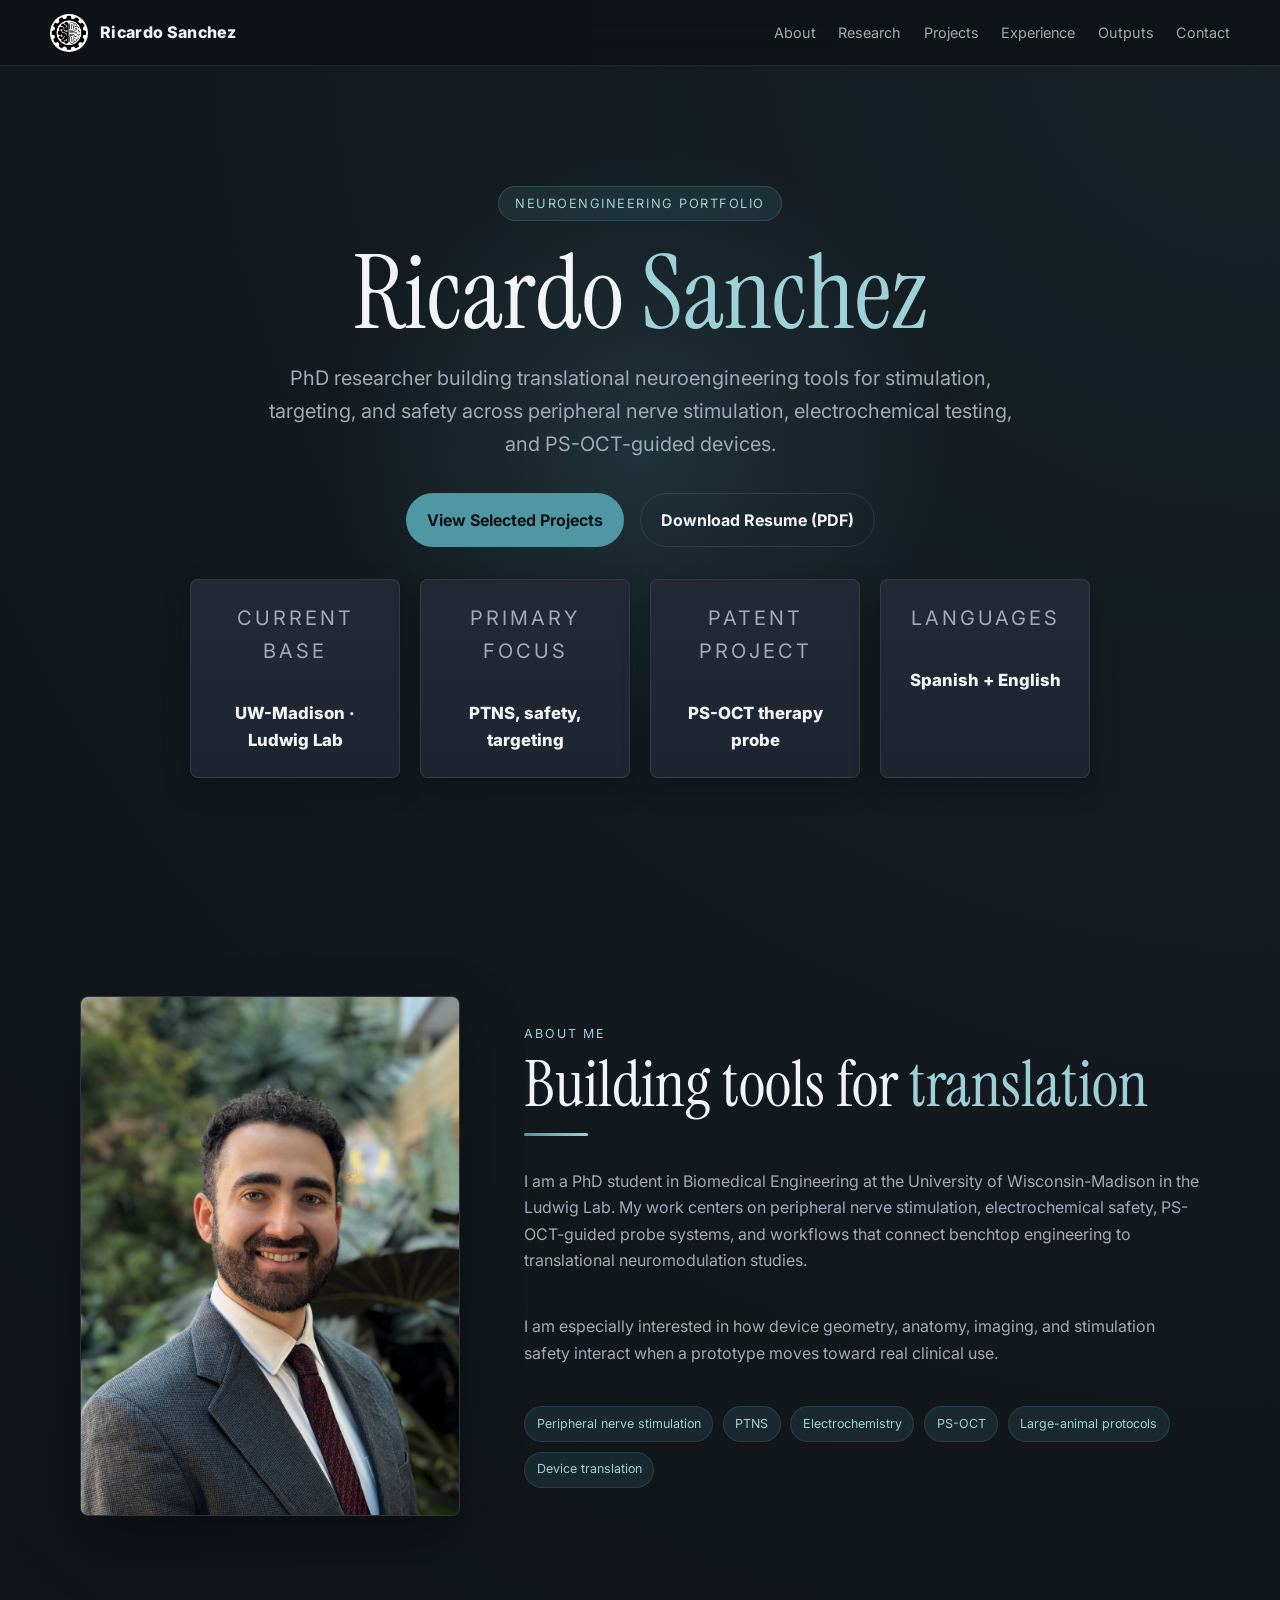
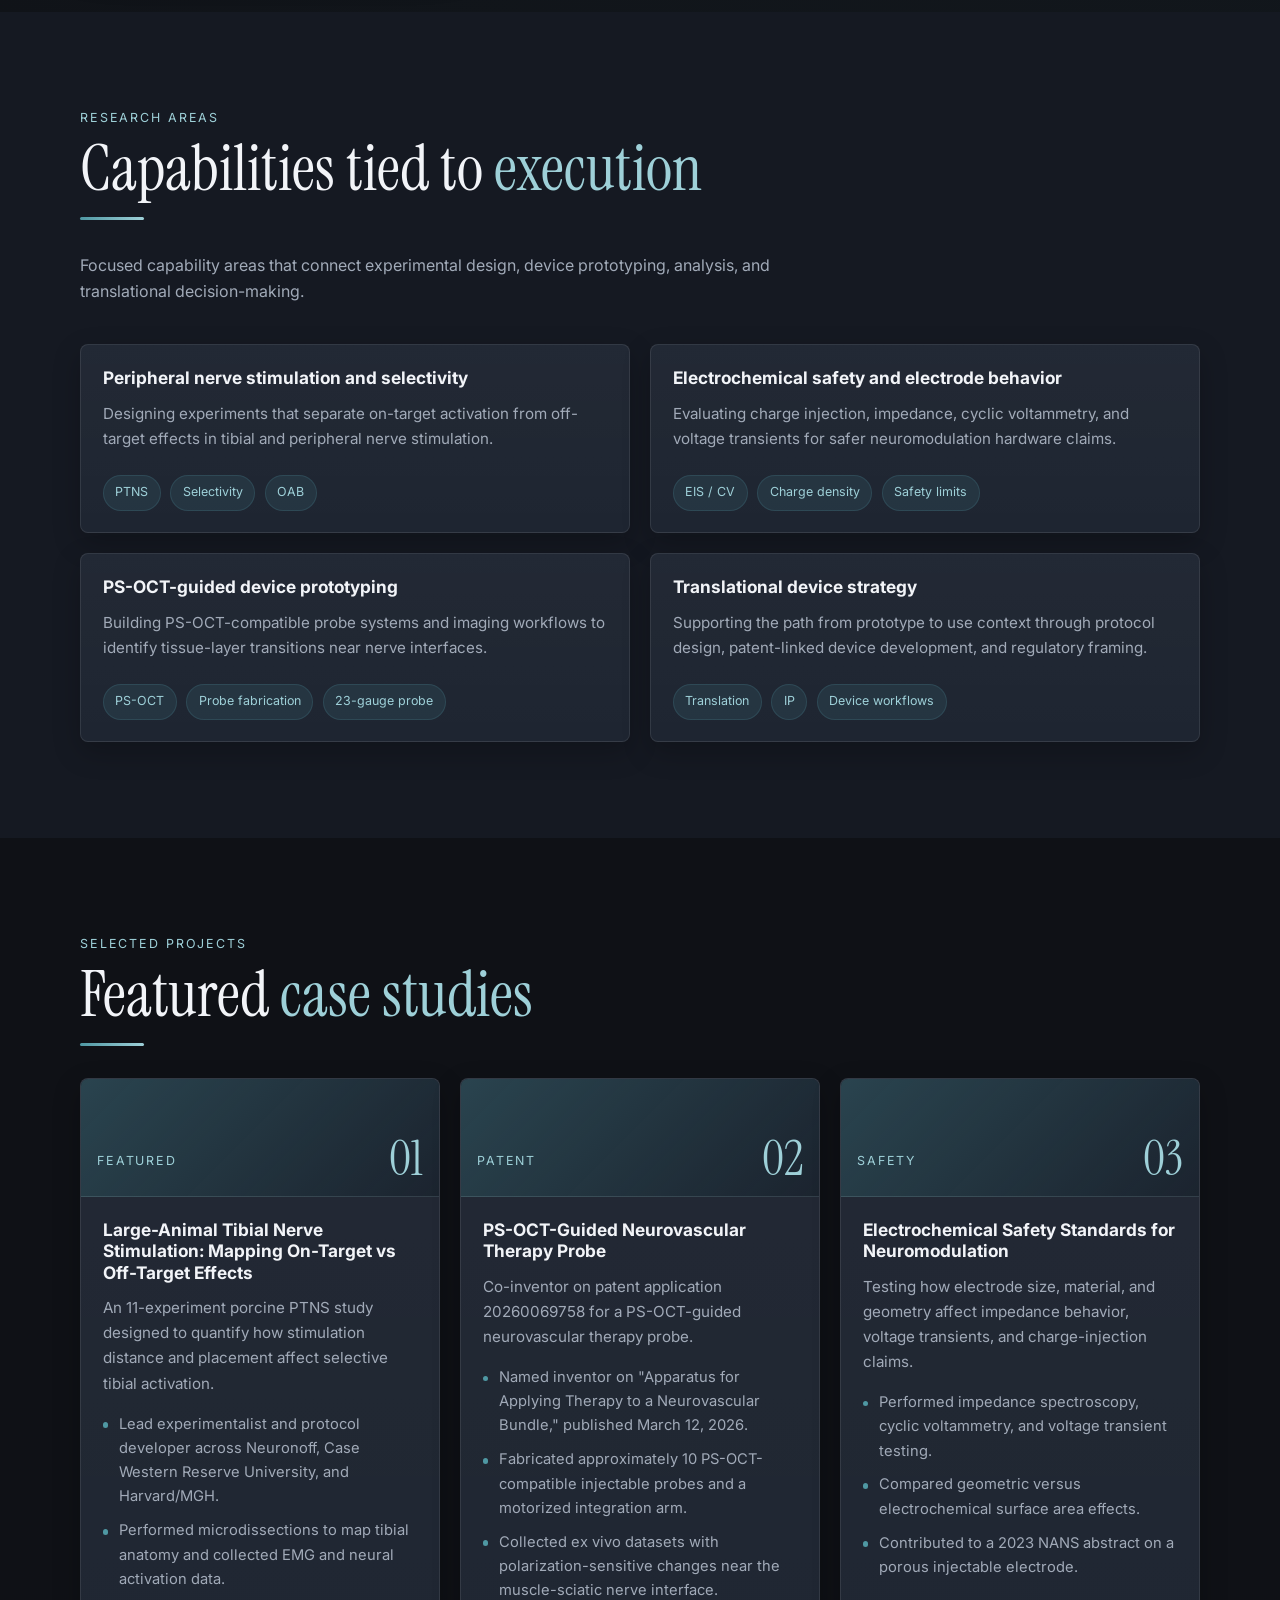
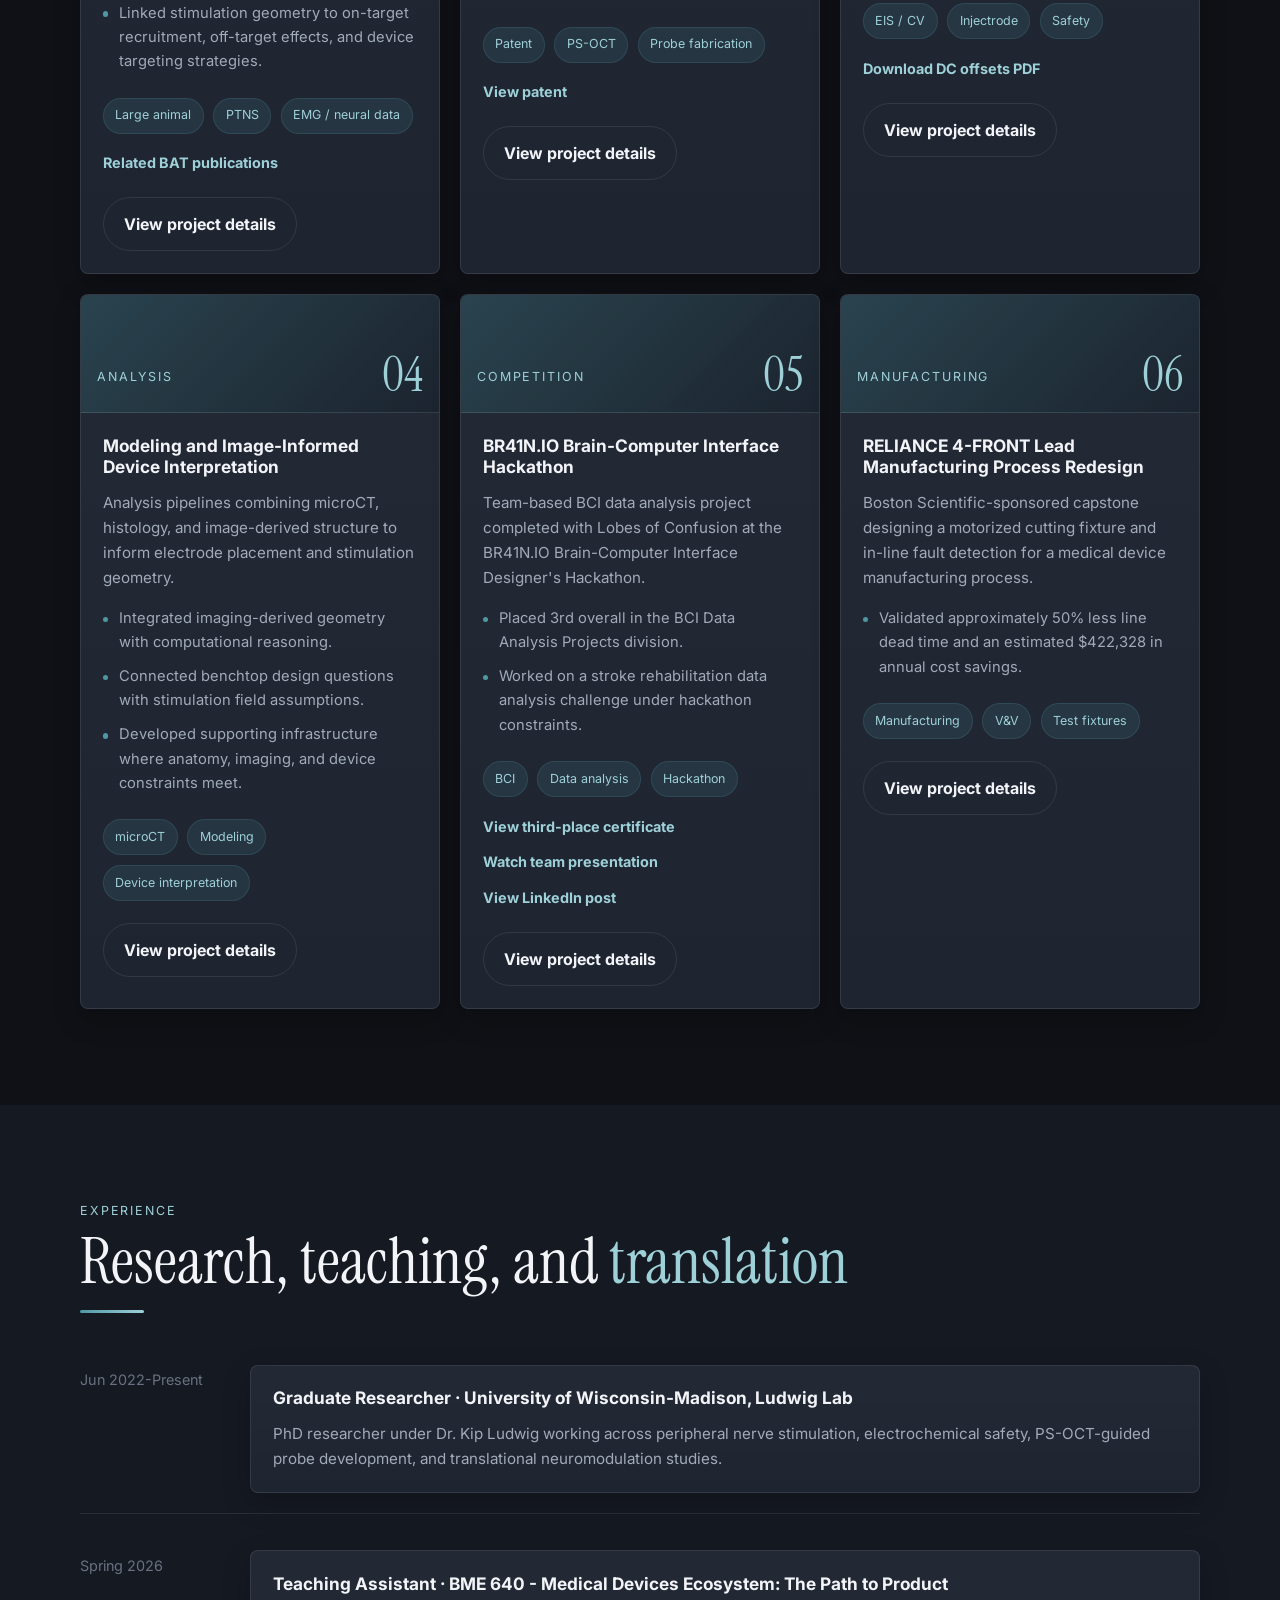
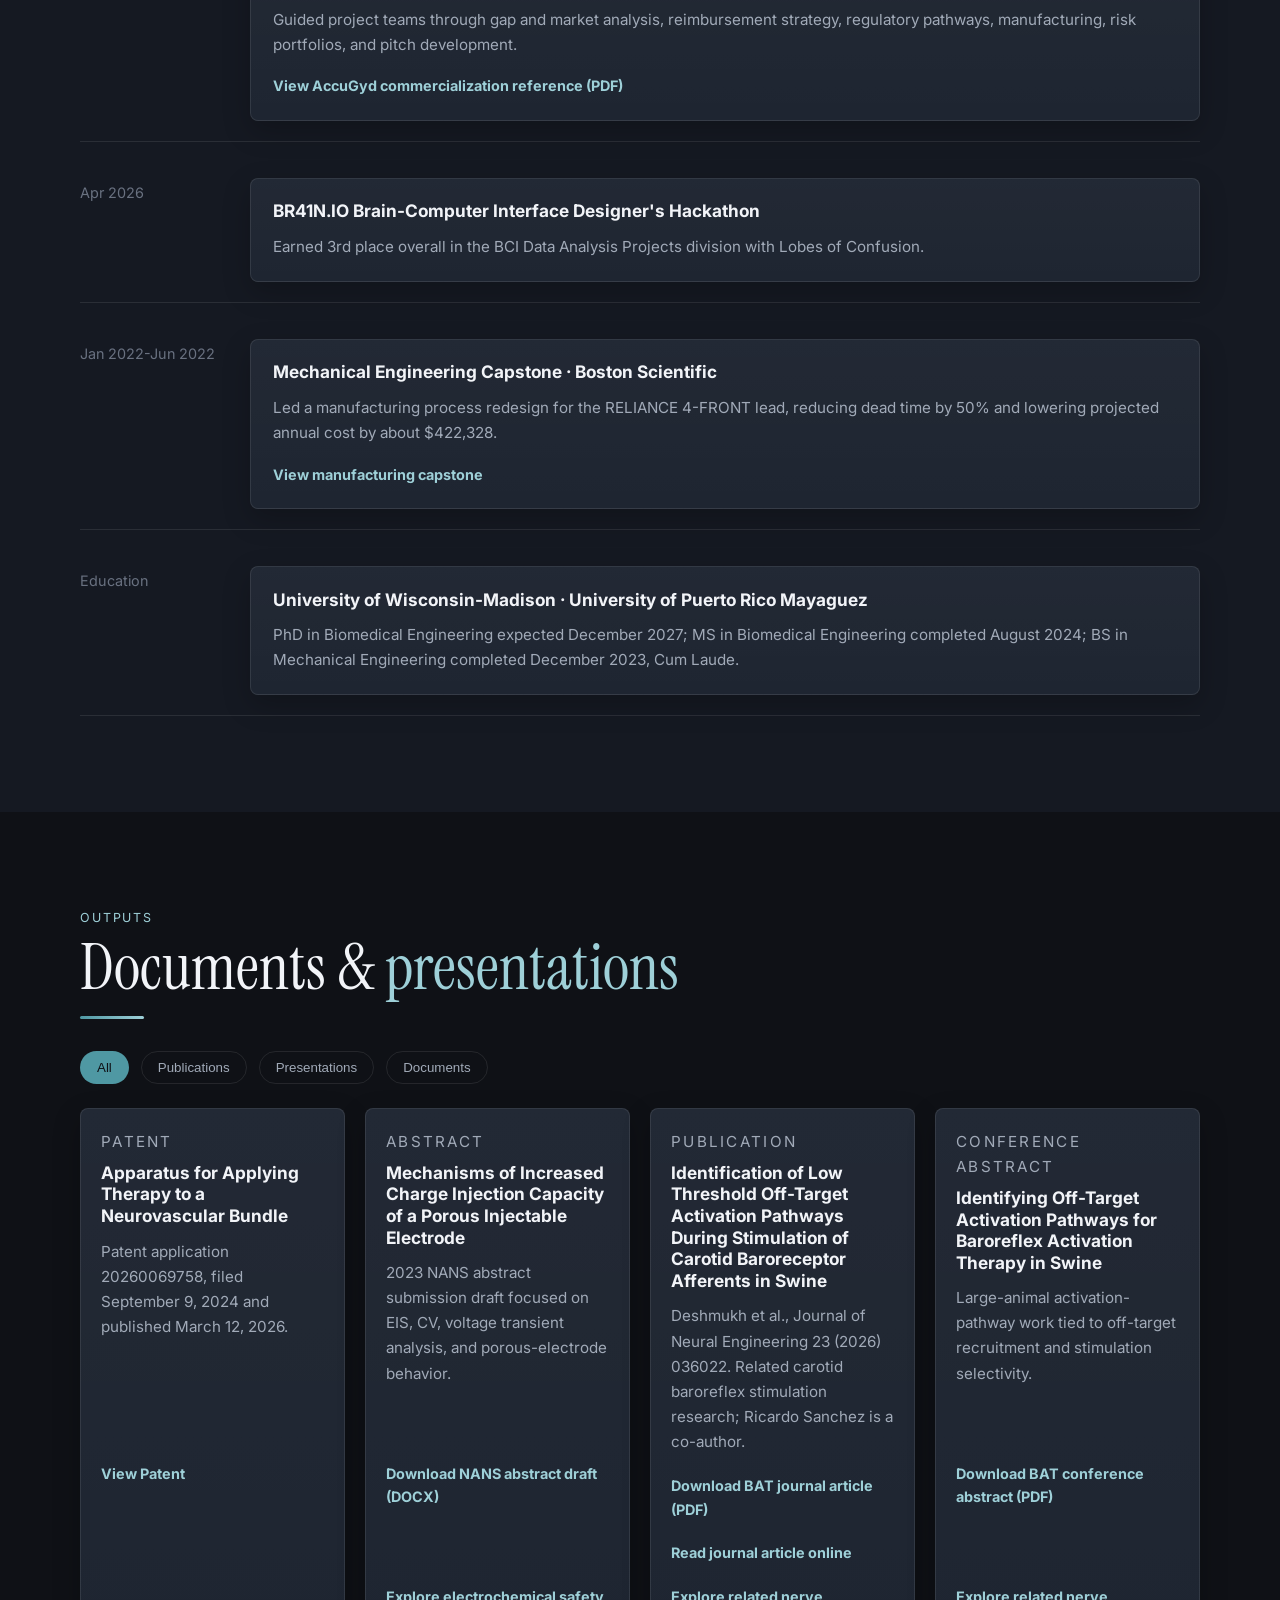
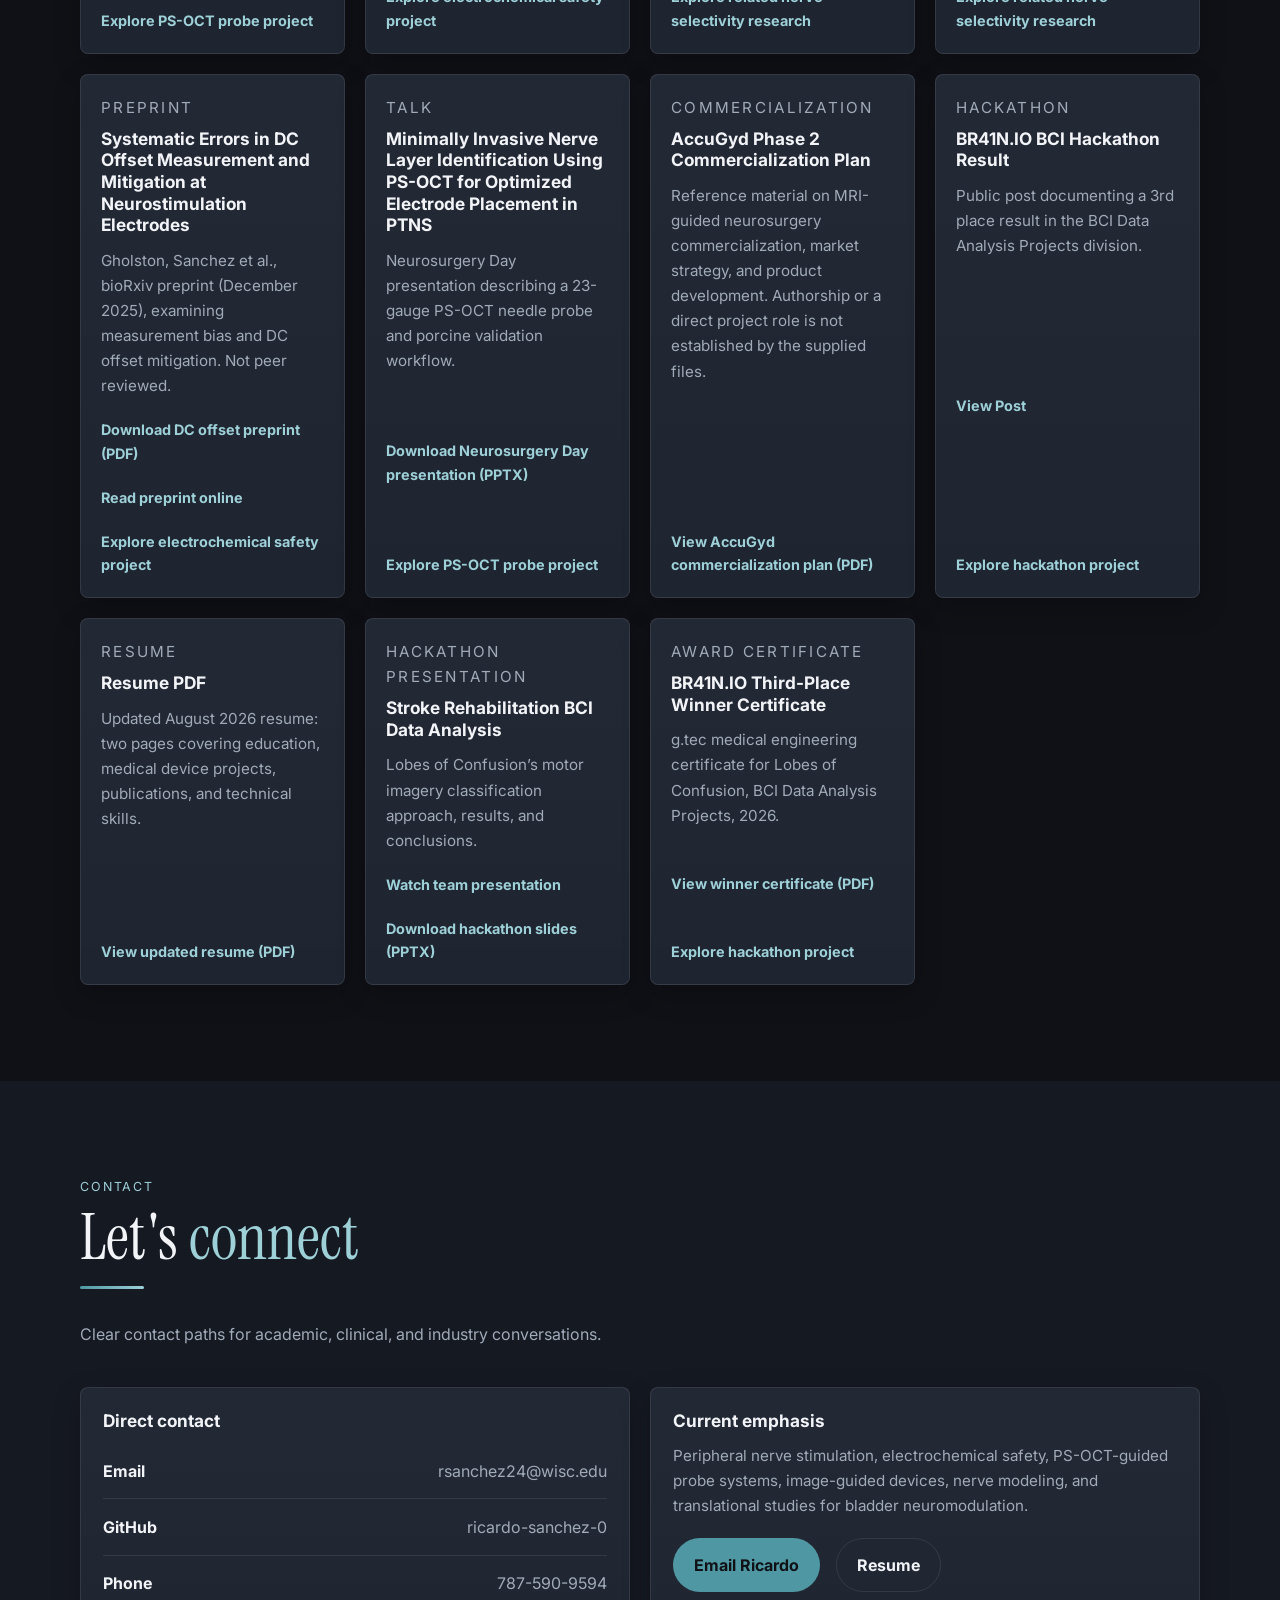
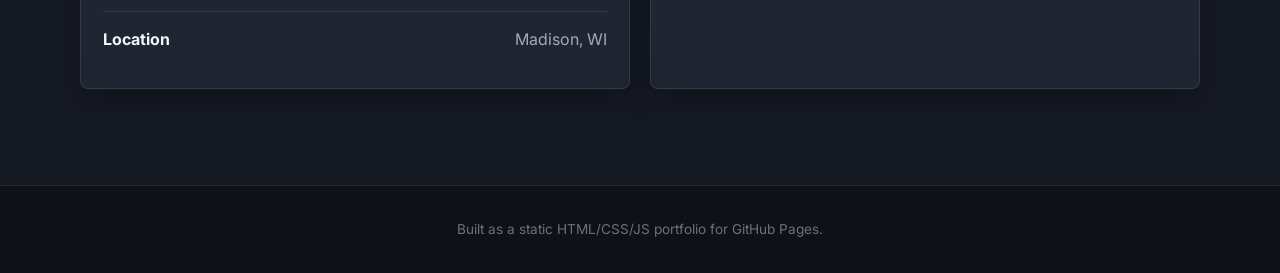
<file: index.html>
<!DOCTYPE html>
<html lang="en">
<head>
  <meta charset="UTF-8" />
  <meta name="viewport" content="width=device-width, initial-scale=1.0" />
  <title>Ricardo Sanchez - Neuroengineering Portfolio</title>
  <meta
    name="description"
    content="Research portfolio for Ricardo Sanchez focused on neuromodulation, peripheral nerve stimulation, electrochemical safety, PS-OCT-guided devices, and translational neuroengineering."
  />
  <link rel="icon" type="image/png" href="./assets/Website_Icon_v1.png" />
  <link rel="apple-touch-icon" href="./assets/Website_Icon_v1.png" />
  <link rel="preconnect" href="https://fonts.googleapis.com" />
  <link rel="preconnect" href="https://fonts.gstatic.com" crossorigin />
  <link
    href="https://fonts.googleapis.com/css2?family=Instrument+Serif:ital@0;1&family=Inter:wght@400;500;600;700;800&display=swap"
    rel="stylesheet"
  />
  <link rel="stylesheet" href="./assets/site.css" />
</head>
<body>
  <a class="skip-link" href="#main-content">Skip to main content</a>
  <nav aria-label="Main navigation">
    <div class="nav-inner">
      <a class="logo" href="#home" aria-label="Ricardo Sanchez home">
        <img src="./assets/Website_Icon_v1.png" alt="" width="38" height="38" />
        <span>Ricardo Sanchez</span>
      </a>
      <ul class="nav-links">
        <li><a href="#about">About</a></li>
        <li><a href="#research">Research</a></li>
        <li><a href="#projects">Projects</a></li>
        <li><a href="#experience">Experience</a></li>
        <li><a href="#gallery">Outputs</a></li>
        <li><a href="#contact">Contact</a></li>
      </ul>
    </div>
  </nav>

  <main id="main-content">
  <section class="hero" id="home">
    <div class="hero-inner fade-up">
      <div class="hero-badge">Neuroengineering Portfolio</div>
      <h1>Ricardo <span>Sanchez</span></h1>
      <p>
        PhD researcher building translational neuroengineering tools for stimulation, targeting, and safety across peripheral nerve stimulation, electrochemical testing, and PS-OCT-guided devices.
      </p>
      <div class="hero-btns">
        <a href="#projects" class="btn btn-primary">View Selected Projects</a>
        <a href="./20260824_RicardoResume.pdf" class="btn btn-outline" target="_blank" rel="noopener noreferrer" download>Download Resume (PDF)</a>
      </div>

      <div class="metrics-grid">
        <div class="metric-card">
          <p class="section-label">Current base</p>
          <div class="value">UW-Madison · Ludwig Lab</div>
        </div>
        <div class="metric-card">
          <p class="section-label">Primary focus</p>
          <div class="value">PTNS, safety, targeting</div>
        </div>
        <div class="metric-card">
          <p class="section-label">Patent project</p>
          <div class="value">PS-OCT therapy probe</div>
        </div>
        <div class="metric-card">
          <p class="section-label">Languages</p>
          <div class="value">Spanish + English</div>
        </div>
      </div>
    </div>
  </section>

  <section id="about">
    <div class="container">
      <div class="about-grid fade-up">
        <div>
          <img
            class="about-photo"
            src="./assets/profile.jpg"
            alt="Portrait of Ricardo Sanchez"
            width="520"
            height="520"
            loading="eager"
            decoding="async"
          />
        </div>
        <div>
          <p class="section-label">About Me</p>
          <h2 class="section-title">Building tools for <span>translation</span></h2>
          <div class="divider"></div>
          <p class="section-intro">
            I am a PhD student in Biomedical Engineering at the University of Wisconsin-Madison in the Ludwig Lab. My work centers on peripheral nerve stimulation, electrochemical safety, PS-OCT-guided probe systems, and workflows that connect benchtop engineering to translational neuromodulation studies.
          </p>
          <p class="section-intro">
            I am especially interested in how device geometry, anatomy, imaging, and stimulation safety interact when a prototype moves toward real clinical use.
          </p>
          <div class="skills">
            <span class="skill-tag">Peripheral nerve stimulation</span>
            <span class="skill-tag">PTNS</span>
            <span class="skill-tag">Electrochemistry</span>
            <span class="skill-tag">PS-OCT</span>
            <span class="skill-tag">Large-animal protocols</span>
            <span class="skill-tag">Device translation</span>
          </div>
        </div>
      </div>
    </div>
  </section>

  <section id="research" class="section-alt">
    <div class="container">
      <div class="fade-up">
        <p class="section-label">Research Areas</p>
        <h2 class="section-title">Capabilities tied to <span>execution</span></h2>
        <div class="divider"></div>
        <p class="section-intro">
          Focused capability areas that connect experimental design, device prototyping, analysis, and translational decision-making.
        </p>
      </div>

      <div class="research-grid">
        <article class="card fade-up">
          <h3>Peripheral nerve stimulation and selectivity</h3>
          <p>Designing experiments that separate on-target activation from off-target effects in tibial and peripheral nerve stimulation.</p>
          <div class="tag-row">
            <span class="project-tag">PTNS</span>
            <span class="project-tag">Selectivity</span>
            <span class="project-tag">OAB</span>
          </div>
        </article>
        <article class="card fade-up">
          <h3>Electrochemical safety and electrode behavior</h3>
          <p>Evaluating charge injection, impedance, cyclic voltammetry, and voltage transients for safer neuromodulation hardware claims.</p>
          <div class="tag-row">
            <span class="project-tag">EIS / CV</span>
            <span class="project-tag">Charge density</span>
            <span class="project-tag">Safety limits</span>
          </div>
        </article>
        <article class="card fade-up">
          <h3>PS-OCT-guided device prototyping</h3>
          <p>Building PS-OCT-compatible probe systems and imaging workflows to identify tissue-layer transitions near nerve interfaces.</p>
          <div class="tag-row">
            <span class="project-tag">PS-OCT</span>
            <span class="project-tag">Probe fabrication</span>
            <span class="project-tag">23-gauge probe</span>
          </div>
        </article>
        <article class="card fade-up">
          <h3>Translational device strategy</h3>
          <p>Supporting the path from prototype to use context through protocol design, patent-linked device development, and regulatory framing.</p>
          <div class="tag-row">
            <span class="project-tag">Translation</span>
            <span class="project-tag">IP</span>
            <span class="project-tag">Device workflows</span>
          </div>
        </article>
      </div>
    </div>
  </section>

  <section id="projects">
    <div class="container">
      <div class="fade-up">
        <p class="section-label">Selected Projects</p>
        <h2 class="section-title">Featured <span>case studies</span></h2>
        <div class="divider"></div>
      </div>

      <div class="projects-grid">
        <article class="project-card fade-up">
          <div class="project-topper">
            <span class="section-label">Featured</span>
            <span class="project-index">01</span>
          </div>
          <div class="project-body">
            <h3 class="project-title"><a href="./projects/tibial-nerve-stimulation.html">Large-Animal Tibial Nerve Stimulation: Mapping On-Target vs Off-Target Effects</a></h3>
            <p class="project-desc">An 11-experiment porcine PTNS study designed to quantify how stimulation distance and placement affect selective tibial activation.</p>
            <ul class="project-points">
              <li>Lead experimentalist and protocol developer across Neuronoff, Case Western Reserve University, and Harvard/MGH.</li>
              <li>Performed microdissections to map tibial anatomy and collected EMG and neural activation data.</li>
              <li>Linked stimulation geometry to on-target recruitment, off-target effects, and device targeting strategies.</li>
            </ul>
            <div class="tag-row">
              <span class="project-tag">Large animal</span>
              <span class="project-tag">PTNS</span>
              <span class="project-tag">EMG / neural data</span>
            </div>
            <div class="resource-links"><a class="resource-link" href="./projects/tibial-nerve-stimulation.html#resources">Related BAT publications</a></div>
          <div class="project-action"><a class="btn btn-outline" href="./projects/tibial-nerve-stimulation.html" aria-label="View project: Large-Animal Tibial Nerve Stimulation: Mapping On-Target vs Off-Target Effects">View project details</a></div>
          </div>
        </article>

        <article class="project-card fade-up">
          <div class="project-topper">
            <span class="section-label">Patent</span>
            <span class="project-index">02</span>
          </div>
          <div class="project-body">
            <h3 class="project-title"><a href="./projects/ps-oct-probe.html">PS-OCT-Guided Neurovascular Therapy Probe</a></h3>
            <p class="project-desc">Co-inventor on patent application 20260069758 for a PS-OCT-guided neurovascular therapy probe.</p>
            <ul class="project-points">
              <li>Named inventor on "Apparatus for Applying Therapy to a Neurovascular Bundle," published March 12, 2026.</li>
              <li>Fabricated approximately 10 PS-OCT-compatible injectable probes and a motorized integration arm.</li>
              <li>Collected ex vivo datasets with polarization-sensitive changes near the muscle-sciatic nerve interface.</li>
            </ul>
            <div class="tag-row">
              <span class="project-tag">Patent</span>
              <span class="project-tag">PS-OCT</span>
              <span class="project-tag">Probe fabrication</span>
            </div>
            <div class="resource-links">
              <a class="resource-link" href="https://patents.google.com/patent/US20260069758A1/en" target="_blank" rel="noopener noreferrer">View patent</a>
            </div>
          <div class="project-action"><a class="btn btn-outline" href="./projects/ps-oct-probe.html" aria-label="View project: PS-OCT-Guided Neurovascular Therapy Probe">View project details</a></div>
          </div>
        </article>

        <article class="project-card fade-up">
          <div class="project-topper">
            <span class="section-label">Safety</span>
            <span class="project-index">03</span>
          </div>
          <div class="project-body">
            <h3 class="project-title"><a href="./projects/electrochemical-safety.html">Electrochemical Safety Standards for Neuromodulation</a></h3>
            <p class="project-desc">Testing how electrode size, material, and geometry affect impedance behavior, voltage transients, and charge-injection claims.</p>
            <ul class="project-points">
              <li>Performed impedance spectroscopy, cyclic voltammetry, and voltage transient testing.</li>
              <li>Compared geometric versus electrochemical surface area effects.</li>
              <li>Contributed to a 2023 NANS abstract on a porous injectable electrode.</li>
            </ul>
            <div class="tag-row">
              <span class="project-tag">EIS / CV</span>
              <span class="project-tag">Injectrode</span>
              <span class="project-tag">Safety</span>
            </div>
            <div class="resource-links">
              <a class="resource-link" href="./assets/DC%20Offsets%20Biorxiv.pdf" download>Download DC offsets PDF</a>
            </div>
          <div class="project-action"><a class="btn btn-outline" href="./projects/electrochemical-safety.html" aria-label="View project: Electrochemical Safety Standards for Neuromodulation">View project details</a></div>
          </div>
        </article>

        <article class="project-card fade-up">
          <div class="project-topper">
            <span class="section-label">Analysis</span>
            <span class="project-index">04</span>
          </div>
          <div class="project-body">
            <h3 class="project-title"><a href="./projects/modeling-and-imaging.html">Modeling and Image-Informed Device Interpretation</a></h3>
            <p class="project-desc">Analysis pipelines combining microCT, histology, and image-derived structure to inform electrode placement and stimulation geometry.</p>
            <ul class="project-points">
              <li>Integrated imaging-derived geometry with computational reasoning.</li>
              <li>Connected benchtop design questions with stimulation field assumptions.</li>
              <li>Developed supporting infrastructure where anatomy, imaging, and device constraints meet.</li>
            </ul>
            <div class="tag-row">
              <span class="project-tag">microCT</span>
              <span class="project-tag">Modeling</span>
              <span class="project-tag">Device interpretation</span>
            </div>
          <div class="project-action"><a class="btn btn-outline" href="./projects/modeling-and-imaging.html" aria-label="View project: Modeling and Image-Informed Device Interpretation">View project details</a></div>
          </div>
        </article>

        <article class="project-card fade-up">
          <div class="project-topper">
            <span class="section-label">Competition</span>
            <span class="project-index">05</span>
          </div>
          <div class="project-body">
            <h3 class="project-title"><a href="./projects/bci-hackathon.html">BR41N.IO Brain-Computer Interface Hackathon</a></h3>
            <p class="project-desc">Team-based BCI data analysis project completed with Lobes of Confusion at the BR41N.IO Brain-Computer Interface Designer's Hackathon.</p>
            <ul class="project-points">
              <li>Placed 3rd overall in the BCI Data Analysis Projects division.</li>
              <li>Worked on a stroke rehabilitation data analysis challenge under hackathon constraints.</li>
            </ul>
            <div class="tag-row">
              <span class="project-tag">BCI</span>
              <span class="project-tag">Data analysis</span>
              <span class="project-tag">Hackathon</span>
            </div>
            <div class="resource-links">
              <a class="resource-link" href="./assets/3rd-place-winner-2026-data-analysis-certificate%20%281%29.pdf" target="_blank" rel="noopener noreferrer">View third-place certificate</a>
              <a class="resource-link" href="./projects/bci-hackathon.html#presentation">Watch team presentation</a>

              <a class="resource-link" href="https://www.linkedin.com/posts/ricardo-s%C3%A1nchez-085571274_im-incredibly-proud-of-my-team-nicholas-ugcPost-7454571436125593600-5vjt/?utm_source=share&utm_medium=member_desktop&rcm=ACoAAEMAuiUBiPTCmjpEis2veD8OGaMMKOL1H88" target="_blank" rel="noopener noreferrer">View LinkedIn post</a>
            </div>
          <div class="project-action"><a class="btn btn-outline" href="./projects/bci-hackathon.html" aria-label="View project: BR41N.IO Brain-Computer Interface Hackathon">View project details</a></div>
          </div>
        </article>
        <article class="project-card fade-up">
          <div class="project-topper"><span class="section-label">Manufacturing</span><span class="project-index">06</span></div>
          <div class="project-body">
            <h3 class="project-title"><a href="./projects/manufacturing-capstone.html">RELIANCE 4-FRONT Lead Manufacturing Process Redesign</a></h3>
            <p class="project-desc">Boston Scientific-sponsored capstone designing a motorized cutting fixture and in-line fault detection for a medical device manufacturing process.</p>
            <ul class="project-points"><li>Validated approximately 50% less line dead time and an estimated $422,328 in annual cost savings.</li></ul>
            <div class="tag-row"><span class="project-tag">Manufacturing</span><span class="project-tag">V&amp;V</span><span class="project-tag">Test fixtures</span></div>
            <div class="project-action"><a class="btn btn-outline" href="./projects/manufacturing-capstone.html" aria-label="View project: RELIANCE 4-FRONT Lead Manufacturing Process Redesign">View project details</a></div>
          </div>
        </article>
      </div>
    </div>
  </section>

  <section id="experience" class="section-alt">
    <div class="container">
      <div class="fade-up">
        <p class="section-label">Experience</p>
        <h2 class="section-title">Research, teaching, and <span>translation</span></h2>
        <div class="divider"></div>
      </div>

      <div class="timeline fade-up">
        <div class="timeline-item">
          <div class="timeline-year">Jun 2022-Present</div>
          <div class="card">
            <h3>Graduate Researcher · University of Wisconsin-Madison, Ludwig Lab</h3>
            <p>PhD researcher under Dr. Kip Ludwig working across peripheral nerve stimulation, electrochemical safety, PS-OCT-guided probe development, and translational neuromodulation studies.</p>
          </div>
        </div>
        <div class="timeline-item">
          <div class="timeline-year">Spring 2026</div>
          <div class="card">
            <h3>Teaching Assistant · BME 640 - Medical Devices Ecosystem: The Path to Product</h3>
            <p>Guided project teams through gap and market analysis, reimbursement strategy, regulatory pathways, manufacturing, risk portfolios, and pitch development.</p>
            <div class="resource-links"><a class="resource-link" href="./assets/AccuGyd%20phase%202%20commercialization%20plan_1071210933.pdf" target="_blank" rel="noopener noreferrer">View AccuGyd commercialization reference (PDF)</a></div>
          </div>
        </div>
        <div class="timeline-item">
          <div class="timeline-year">Apr 2026</div>
          <div class="card">
            <h3>BR41N.IO Brain-Computer Interface Designer's Hackathon</h3>
            <p>Earned 3rd place overall in the BCI Data Analysis Projects division with Lobes of Confusion.</p>
          </div>
        </div>
        <div class="timeline-item">
          <div class="timeline-year">Jan 2022-Jun 2022</div>
          <div class="card">
            <h3>Mechanical Engineering Capstone · Boston Scientific</h3>
            <p>Led a manufacturing process redesign for the RELIANCE 4-FRONT lead, reducing dead time by 50% and lowering projected annual cost by about $422,328.</p>
            <div class="resource-links"><a class="resource-link" href="./projects/manufacturing-capstone.html">View manufacturing capstone</a></div>
          </div>
        </div>
        <div class="timeline-item">
          <div class="timeline-year">Education</div>
          <div class="card">
            <h3>University of Wisconsin-Madison · University of Puerto Rico Mayaguez</h3>
            <p>PhD in Biomedical Engineering expected December 2027; MS in Biomedical Engineering completed August 2024; BS in Mechanical Engineering completed December 2023, Cum Laude.</p>
          </div>
        </div>
      </div>
    </div>
  </section>

  <section id="gallery">
    <div class="container">
      <div class="fade-up">
        <p class="section-label">Outputs</p>
        <h2 class="section-title">Documents & <span>presentations</span></h2>
        <div class="divider"></div>
        <div class="gallery-tabs" role="group" aria-label="Filter outputs">
          <button class="tab-btn active" type="button" aria-pressed="true" onclick="filterGallery('all', this)">All</button>
          <button class="tab-btn" type="button" aria-pressed="false" onclick="filterGallery('publication', this)">Publications</button>
          <button class="tab-btn" type="button" aria-pressed="false" onclick="filterGallery('presentation', this)">Presentations</button>
          <button class="tab-btn" type="button" aria-pressed="false" onclick="filterGallery('document', this)">Documents</button>
        </div>
      </div>

      <div class="gallery-grid fade-up">
        <article class="gallery-item" data-type="publication">
          <div>
            <p class="section-label">Patent</p>
            <h3>Apparatus for Applying Therapy to a Neurovascular Bundle</h3>
            <p>Patent application 20260069758, filed September 9, 2024 and published March 12, 2026.</p>
          </div>
          <a class="gallery-link" href="https://patents.google.com/patent/US20260069758A1/en" target="_blank" rel="noopener noreferrer">View Patent</a>
        <a class="gallery-link" href="./projects/ps-oct-probe.html">Explore PS-OCT probe project</a>
        </article>
        <article class="gallery-item" data-type="publication">
          <div>
            <p class="section-label">Abstract</p>
            <h3>Mechanisms of Increased Charge Injection Capacity of a Porous Injectable Electrode</h3>
            <p>2023 NANS abstract submission draft focused on EIS, CV, voltage transient analysis, and porous-electrode behavior.</p>
          </div>
        <a class="gallery-link" href="./assets/2023%20NANS%20Abstract%20-%20Electrochemistry%20neurostimulator_JKTedits.docx" download>Download NANS abstract draft (DOCX)</a>
          <a class="gallery-link" href="./projects/electrochemical-safety.html">Explore electrochemical safety project</a>
        </article>
        <article class="gallery-item" data-type="publication">
          <div>
            <p class="section-label">Publication</p>
            <h3>Identification of Low Threshold Off-Target Activation Pathways During Stimulation of Carotid Baroreceptor Afferents in Swine</h3>
            <p>Deshmukh et al., Journal of Neural Engineering 23 (2026) 036022. Related carotid baroreflex stimulation research; Ricardo Sanchez is a co-author.</p>
          </div>
          <a class="gallery-link" href="./assets/Deshmukh_2026_J._Neural_Eng._23_036022.pdf" download>Download BAT journal article (PDF)</a>
        <a class="gallery-link" href="https://doi.org/10.1088/1741-2552/ae6979" target="_blank" rel="noopener noreferrer">Read journal article online</a>
          <a class="gallery-link" href="./projects/tibial-nerve-stimulation.html">Explore related nerve selectivity research</a>
        </article>
        <article class="gallery-item" data-type="publication">
          <div>
            <p class="section-label">Conference abstract</p>
            <h3>Identifying Off-Target Activation Pathways for Baroreflex Activation Therapy in Swine</h3>
            <p>Large-animal activation-pathway work tied to off-target recruitment and stimulation selectivity.</p>
          </div>
          <a class="gallery-link" href="./assets/323236%20IDentifying%20Off-Target%20Activation%20Pathways%20for%20Baroreflex%20Activation%20Therapy%20%28BAT%29%20in%20Swine.pdf" download>Download BAT conference abstract (PDF)</a>
        <a class="gallery-link" href="./projects/tibial-nerve-stimulation.html">Explore related nerve selectivity research</a>
        </article>
        <article class="gallery-item" data-type="publication">
          <div>
            <p class="section-label">Preprint</p>
            <h3>Systematic Errors in DC Offset Measurement and Mitigation at Neurostimulation Electrodes</h3>
            <p>Gholston, Sanchez et al., bioRxiv preprint (December 2025), examining measurement bias and DC offset mitigation. Not peer reviewed.</p>
          </div>
          <a class="gallery-link" href="./assets/DC%20Offsets%20Biorxiv.pdf" download>Download DC offset preprint (PDF)</a>
        <a class="gallery-link" href="https://doi.org/10.64898/2025.12.08.691908" target="_blank" rel="noopener noreferrer">Read preprint online</a>
          <a class="gallery-link" href="./projects/electrochemical-safety.html">Explore electrochemical safety project</a>
        </article>
        <article class="gallery-item" data-type="presentation">
          <div>
            <p class="section-label">Talk</p>
            <h3>Minimally Invasive Nerve Layer Identification Using PS-OCT for Optimized Electrode Placement in PTNS</h3>
            <p>Neurosurgery Day presentation describing a 23-gauge PS-OCT needle probe and porcine validation workflow.</p>
          </div>
          <a class="gallery-link" href="./assets/2024_10_11_NeurosurgeryDay.pptx" download>Download Neurosurgery Day presentation (PPTX)</a>
        <a class="gallery-link" href="./projects/ps-oct-probe.html">Explore PS-OCT probe project</a>
        </article>
        <article class="gallery-item" data-type="document">
          <div>
            <p class="section-label">Commercialization</p>
            <h3>AccuGyd Phase 2 Commercialization Plan</h3>
            <p>Reference material on MRI-guided neurosurgery commercialization, market strategy, and product development. Authorship or a direct project role is not established by the supplied files.</p>
          </div>
          <a class="gallery-link" href="./assets/AccuGyd%20phase%202%20commercialization%20plan_1071210933.pdf" target="_blank" rel="noopener noreferrer">View AccuGyd commercialization plan (PDF)</a>
        </article>
        <article class="gallery-item" data-type="document">
          <div>
            <p class="section-label">Hackathon</p>
            <h3>BR41N.IO BCI Hackathon Result</h3>
            <p>Public post documenting a 3rd place result in the BCI Data Analysis Projects division.</p>
          </div>
          <a class="gallery-link" href="https://www.linkedin.com/posts/ricardo-s%C3%A1nchez-085571274_im-incredibly-proud-of-my-team-nicholas-ugcPost-7454571436125593600-5vjt/?utm_source=share&utm_medium=member_desktop&rcm=ACoAAEMAuiUBiPTCmjpEis2veD8OGaMMKOL1H88" target="_blank" rel="noopener noreferrer">View Post</a>
        <a class="gallery-link" href="./projects/bci-hackathon.html">Explore hackathon project</a>
        </article>
        <article class="gallery-item" data-type="document">
          <div>
            <p class="section-label">Resume</p>
            <h3>Resume PDF</h3>
            <p>Updated August 2026 resume: two pages covering education, medical device projects, publications, and technical skills.</p>
          </div>
          <a class="gallery-link" href="./20260824_RicardoResume.pdf" target="_blank" rel="noopener noreferrer">View updated resume (PDF)</a>
        </article>

        <article class="gallery-item" data-type="presentation">
          <div><p class="section-label">Hackathon presentation</p><h3>Stroke Rehabilitation BCI Data Analysis</h3><p>Lobes of Confusion’s motor imagery classification approach, results, and conclusions.</p></div>
          <a class="gallery-link" href="./projects/bci-hackathon.html#presentation">Watch team presentation</a>
          <a class="gallery-link" href="./assets/2026_Hackathon-presentation.pptx" download>Download hackathon slides (PPTX)</a>
        </article>
        <article class="gallery-item" data-type="document">
          <div><p class="section-label">Award certificate</p><h3>BR41N.IO Third-Place Winner Certificate</h3><p>g.tec medical engineering certificate for Lobes of Confusion, BCI Data Analysis Projects, 2026.</p></div>
          <a class="gallery-link" href="./assets/3rd-place-winner-2026-data-analysis-certificate%20%281%29.pdf" target="_blank" rel="noopener noreferrer">View winner certificate (PDF)</a>
          <a class="gallery-link" href="./projects/bci-hackathon.html">Explore hackathon project</a>
        </article>
      </div>
    </div>
  </section>

  <section id="contact" class="section-alt">
    <div class="container">
      <div class="fade-up">
        <p class="section-label">Contact</p>
        <h2 class="section-title">Let's <span>connect</span></h2>
        <div class="divider"></div>
        <p class="section-intro">Clear contact paths for academic, clinical, and industry conversations.</p>
      </div>

      <div class="contact-grid fade-up">
        <div class="card">
          <h3>Direct contact</h3>
          <a class="contact-link" href="mailto:rsanchez24@wisc.edu"><strong>Email</strong><span>rsanchez24@wisc.edu</span></a>
          <a class="contact-link" href="https://github.com/ricardo-sanchez-0" target="_blank" rel="noopener noreferrer"><strong>GitHub</strong><span>ricardo-sanchez-0</span></a>
          <div class="contact-link"><strong>Phone</strong><span>787-590-9594</span></div>
          <div class="contact-link"><strong>Location</strong><span>Madison, WI</span></div>
        </div>
        <div class="card">
          <h3>Current emphasis</h3>
          <p>Peripheral nerve stimulation, electrochemical safety, PS-OCT-guided probe systems, image-guided devices, nerve modeling, and translational studies for bladder neuromodulation.</p>
          <div class="hero-btns" style="justify-content:flex-start;margin-top:1.25rem;">
            <a class="btn btn-primary" href="mailto:rsanchez24@wisc.edu">Email Ricardo</a>
            <a class="btn btn-outline" href="./20260824_RicardoResume.pdf" target="_blank" rel="noopener noreferrer">Resume</a>
          </div>
        </div>
      </div>
    </div>
  </section>

  </main>
  <footer>
    <p>Built as a static HTML/CSS/JS portfolio for GitHub Pages.</p>
  </footer>

  <script src="./assets/site.js" defer></script>
</body>
</html>
</file>
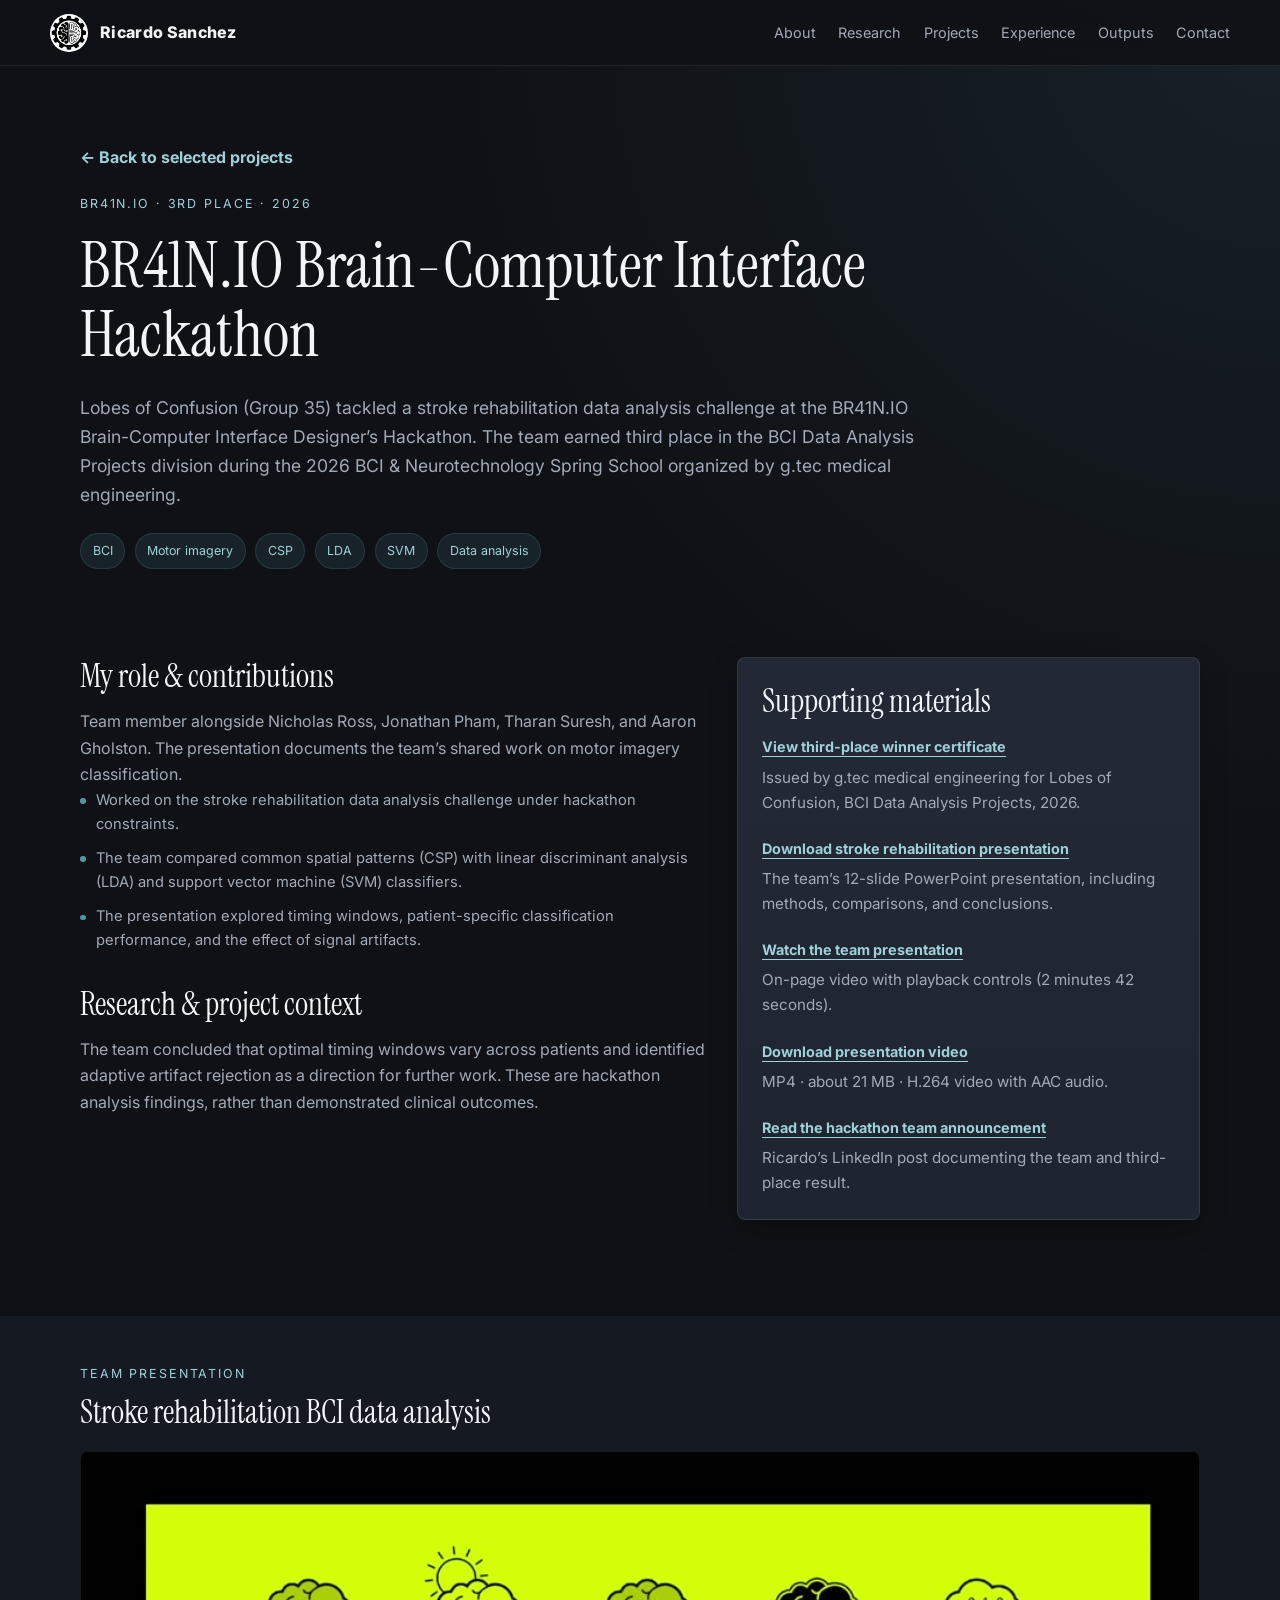
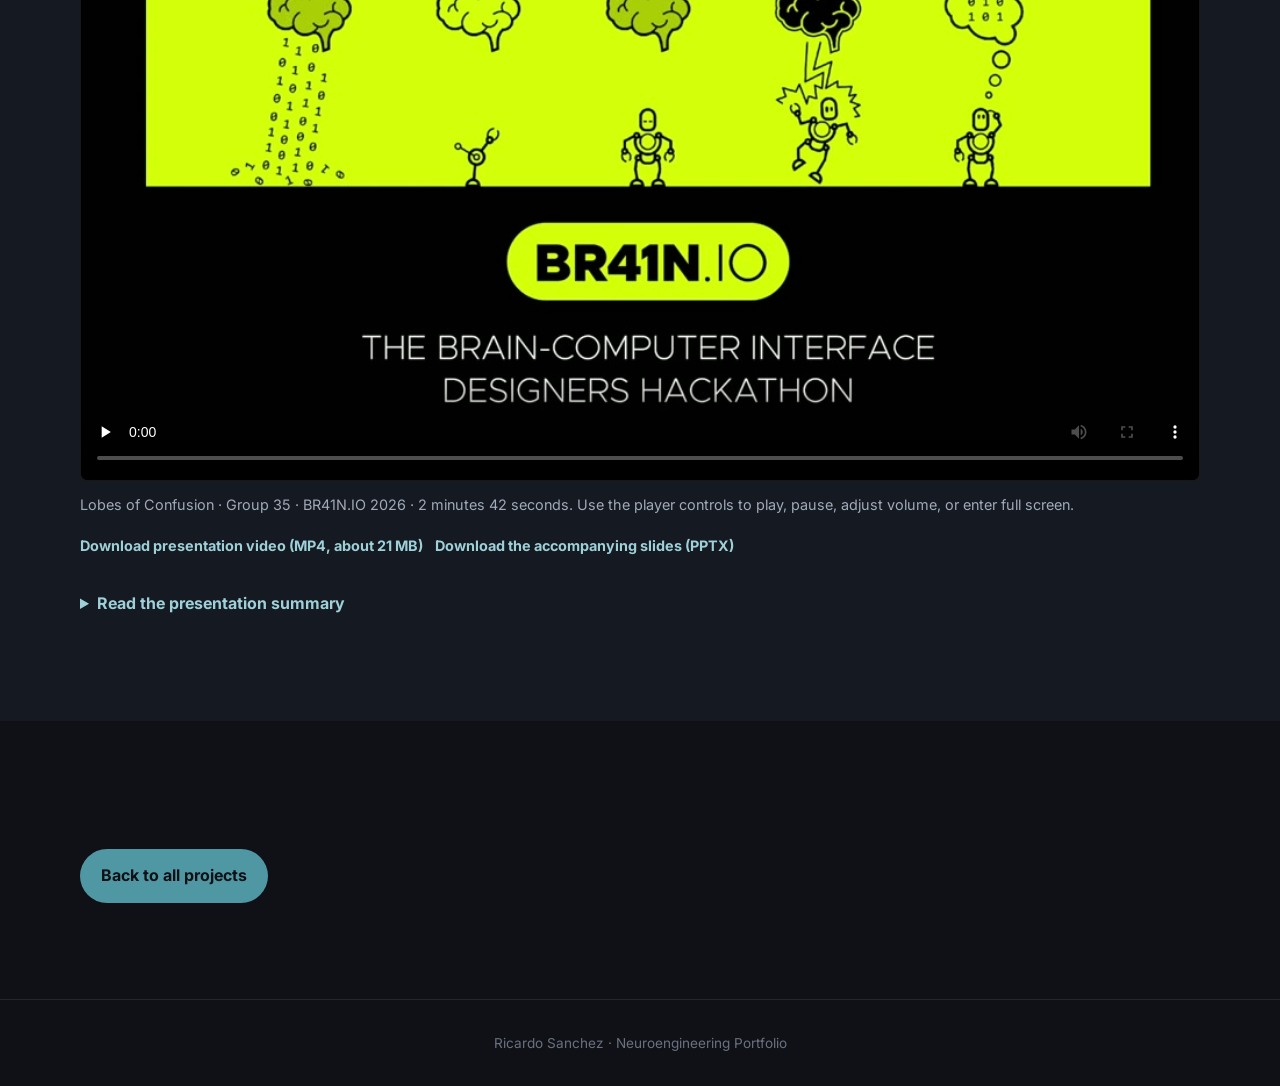
<file: projects/bci-hackathon.html>
<!DOCTYPE html>
<html lang="en">
<head>
  <meta charset="UTF-8" />
  <meta name="viewport" content="width=device-width, initial-scale=1.0" />
  <title>BR41N.IO Brain-Computer Interface Hackathon | Ricardo Sanchez</title>
  <meta name="description" content="Lobes of Confusion (Group 35) tackled a stroke rehabilitation data analysis challenge at the BR41N.IO Brain-Computer Interface Designer’s Hackathon. The team earned third place in the BCI Data Analysis Projects division during the 2026 BCI &amp; Neurotechnology Spring School organized by g.tec medical engineering." />
  <link rel="icon" type="image/png" href="../assets/Website_Icon_v1.png" />
  <link rel="preconnect" href="https://fonts.googleapis.com" />
  <link rel="preconnect" href="https://fonts.gstatic.com" crossorigin />
  <link href="https://fonts.googleapis.com/css2?family=Instrument+Serif:ital@0;1&amp;family=Inter:wght@400;500;600;700;800&amp;display=swap" rel="stylesheet" />
  <link rel="stylesheet" href="../assets/site.css" />
</head>
<body>
  <a class="skip-link" href="#main-content">Skip to main content</a>
  <nav aria-label="Main navigation">
    <div class="nav-inner">
      <a class="logo" href="../index.html#home" aria-label="Ricardo Sanchez home"><img src="../assets/Website_Icon_v1.png" alt="" width="38" height="38" /><span>Ricardo Sanchez</span></a>
      <ul class="nav-links">
        <li><a href="../index.html#about">About</a></li><li><a href="../index.html#research">Research</a></li><li><a href="../index.html#projects">Projects</a></li><li><a href="../index.html#experience">Experience</a></li><li><a href="../index.html#gallery">Outputs</a></li><li><a href="../index.html#contact">Contact</a></li>
      </ul>
    </div>
  </nav>
  <main id="main-content">
    <header class="project-hero">
      <div class="container">
        <a class="back-link" href="../index.html#projects">← Back to selected projects</a>
        <p class="section-label">BR41N.IO · 3rd place · 2026</p>
        <h1>BR41N.IO Brain-Computer Interface Hackathon</h1>
        <p class="project-summary">Lobes of Confusion (Group 35) tackled a stroke rehabilitation data analysis challenge at the BR41N.IO Brain-Computer Interface Designer’s Hackathon. The team earned third place in the BCI Data Analysis Projects division during the 2026 BCI &amp; Neurotechnology Spring School organized by g.tec medical engineering.</p>
        <div class="tag-row" aria-label="Technologies and methods"><span class="project-tag">BCI</span><span class="project-tag">Motor imagery</span><span class="project-tag">CSP</span><span class="project-tag">LDA</span><span class="project-tag">SVM</span><span class="project-tag">Data analysis</span></div>
      </div>
    </header>
    <section class="project-detail" aria-label="Project details">
      <div class="container detail-grid">
        <div class="detail-copy">
          <div><h2>My role &amp; contributions</h2><p>Team member alongside Nicholas Ross, Jonathan Pham, Tharan Suresh, and Aaron Gholston. The presentation documents the team’s shared work on motor imagery classification.</p><ul class="project-points"><li>Worked on the stroke rehabilitation data analysis challenge under hackathon constraints.</li><li>The team compared common spatial patterns (CSP) with linear discriminant analysis (LDA) and support vector machine (SVM) classifiers.</li><li>The presentation explored timing windows, patient-specific classification performance, and the effect of signal artifacts.</li></ul></div>
          <div><h2>Research &amp; project context</h2><p>The team concluded that optimal timing windows vary across patients and identified adaptive artifact rejection as a direction for further work. These are hackathon analysis findings, rather than demonstrated clinical outcomes.</p></div>
        </div>
        <aside class="card project-resources" id="resources" aria-labelledby="resources-title">
          <h2 id="resources-title">Supporting materials</h2>
          <ul class="resource-list"><li><a class="resource-link" href="../assets/3rd-place-winner-2026-data-analysis-certificate%20%281%29.pdf" target="_blank" rel="noopener noreferrer">View third-place winner certificate</a><p class="resource-note">Issued by g.tec medical engineering for Lobes of Confusion, BCI Data Analysis Projects, 2026.</p></li>
<li><a class="resource-link" href="../assets/2026_Hackathon-presentation.pptx" download>Download stroke rehabilitation presentation</a><p class="resource-note">The team’s 12-slide PowerPoint presentation, including methods, comparisons, and conclusions.</p></li>
<li><a class="resource-link" href="#presentation">Watch the team presentation</a><p class="resource-note">On-page video with playback controls (2 minutes 42 seconds).</p></li>
<li><a class="resource-link" href="../assets/g35_StrokeRehabilitation_LobesOfConfusion_VirtualUS%20%281%29.mp4" download>Download presentation video</a><p class="resource-note">MP4 · about 21 MB · H.264 video with AAC audio.</p></li>
<li><a class="resource-link" href="https://www.linkedin.com/posts/ricardo-s%C3%A1nchez-085571274_im-incredibly-proud-of-my-team-nicholas-ugcPost-7454571436125593600-5vjt/?utm_source=share&amp;utm_medium=member_desktop&amp;rcm=ACoAAEMAuiUBiPTCmjpEis2veD8OGaMMKOL1H88" target="_blank" rel="noopener noreferrer">Read the hackathon team announcement</a><p class="resource-note">Ricardo’s LinkedIn post documenting the team and third-place result.</p></li></ul>
        </aside>
      </div>
    </section>
    <section class="presentation-section section-alt" id="presentation" aria-labelledby="presentation-title">
      <div class="container">
        <p class="section-label">Team presentation</p>
        <h2 id="presentation-title">Stroke rehabilitation BCI data analysis</h2>
        <figure>
          <video class="presentation-video" controls playsinline preload="none" poster="../assets/hackathon-presentation-poster.jpg" aria-label="Lobes of Confusion hackathon presentation" aria-describedby="video-description">
            <source src="../assets/hackathon-presentation.mp4" type="video/mp4" />
            Your browser does not support embedded video. <a href="../assets/g35_StrokeRehabilitation_LobesOfConfusion_VirtualUS%20%281%29.mp4">Download the presentation video</a>.
          </video>
          <figcaption id="video-description">Lobes of Confusion · Group 35 · BR41N.IO 2026 · 2 minutes 42 seconds. Use the player controls to play, pause, adjust volume, or enter full screen.</figcaption>
        </figure>
        <div class="resource-links"><a class="resource-link" href="../assets/g35_StrokeRehabilitation_LobesOfConfusion_VirtualUS%20%281%29.mp4" download>Download presentation video (MP4, about 21 MB)</a><a class="resource-link" href="../assets/2026_Hackathon-presentation.pptx" download>Download the accompanying slides (PPTX)</a></div>
        <details class="presentation-summary">
          <summary>Read the presentation summary</summary>
          <p>The project investigates motor imagery decoding for stroke rehabilitation, where brain-computer interfaces and functional electrical stimulation can support upper-limb rehabilitation. The team compared CSP + LDA and CSP + SVM classifiers with supplied baseline pipelines, examining performance before and after rehabilitation and across analysis windows.</p>
          <p>The presentation emphasizes patient-specific timing windows and the impact of signal artifacts. The team proposes personalized BCI algorithms and adaptive artifact rejection as directions for future work. The slides contain the detailed accuracy comparisons and confusion matrices.</p>
        </details>
      </div>
    </section>
    <section aria-label="More portfolio projects">
      <div class="container">
        <div class="project-footer-links"><a class="btn btn-primary" href="../index.html#projects">Back to all projects</a></div>
      </div>
    </section>
  </main>
  <footer><p>Ricardo Sanchez · Neuroengineering Portfolio</p></footer>
</body>
</html>
</file>
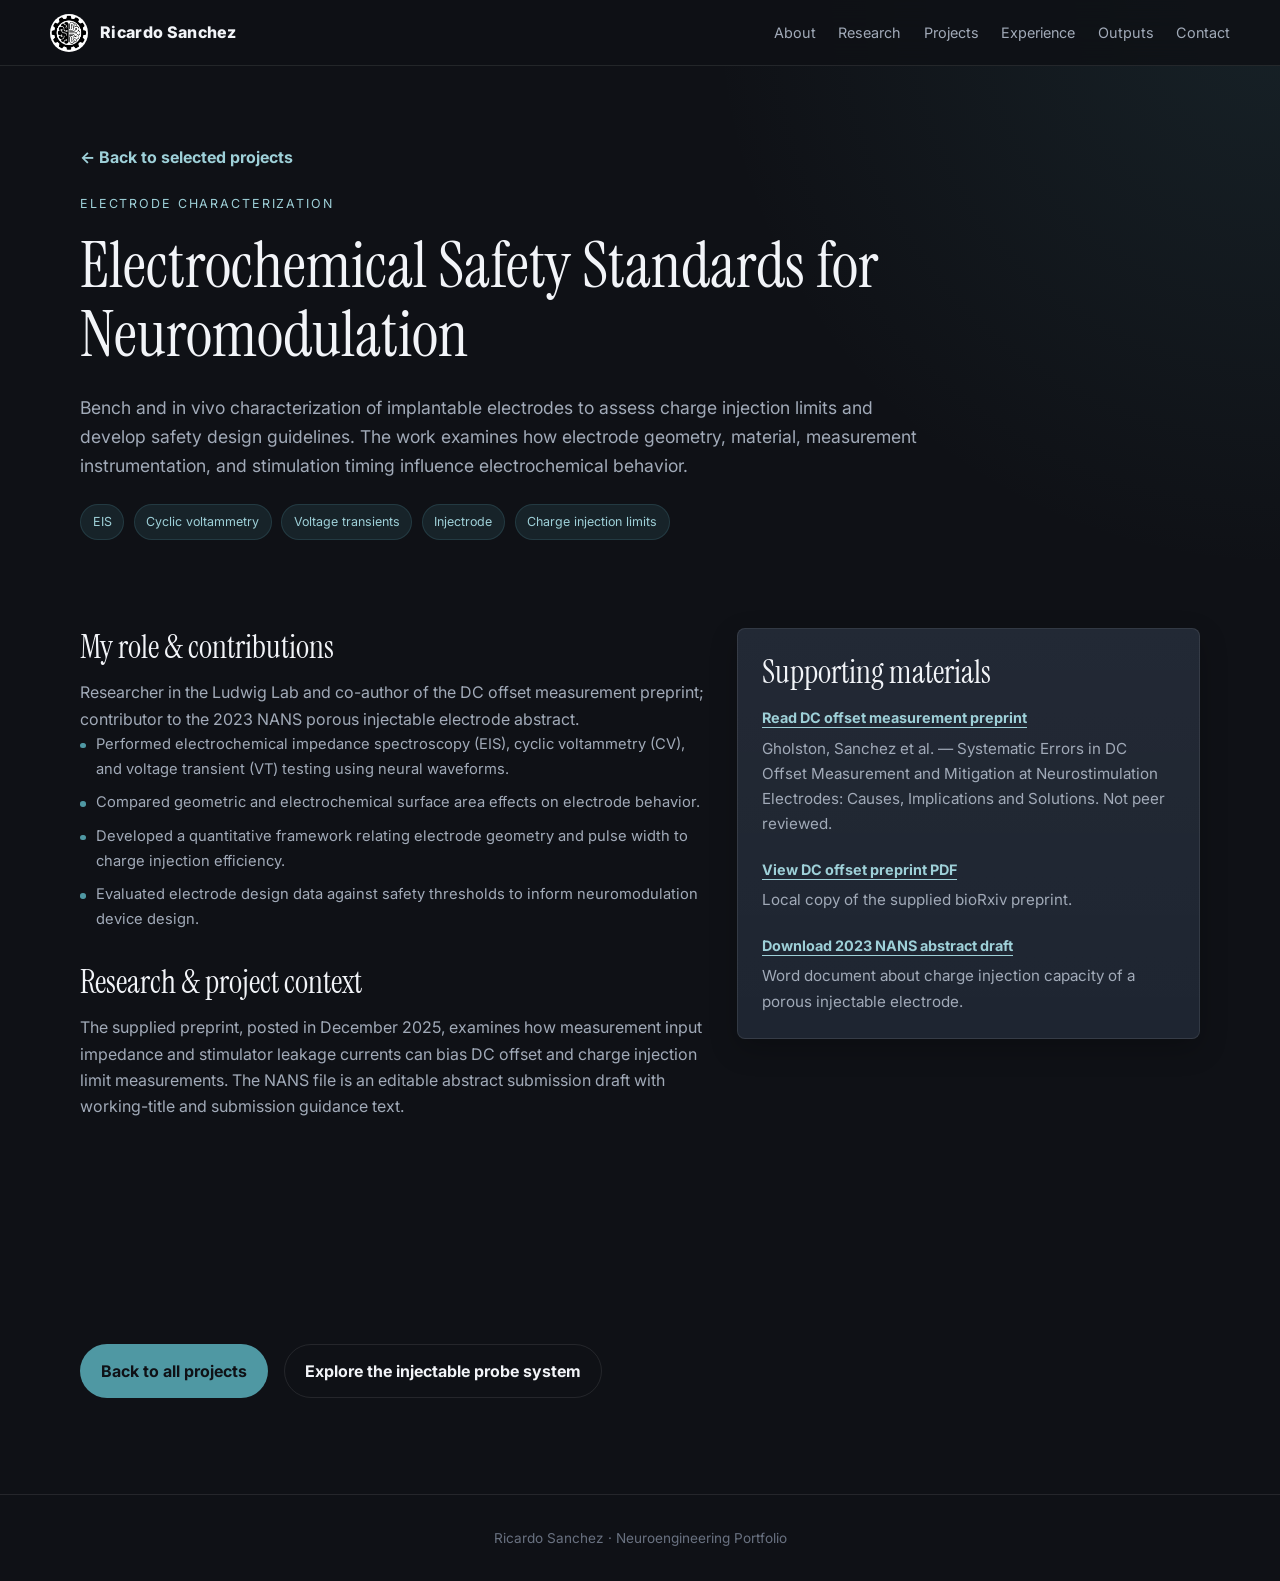
<file: projects/electrochemical-safety.html>
<!DOCTYPE html>
<html lang="en">
<head>
  <meta charset="UTF-8" />
  <meta name="viewport" content="width=device-width, initial-scale=1.0" />
  <title>Electrochemical Safety Standards for Neuromodulation | Ricardo Sanchez</title>
  <meta name="description" content="Bench and in vivo characterization of implantable electrodes to assess charge injection limits and develop safety design guidelines. The work examines how electrode geometry, material, measurement instrumentation, and stimulation timing influence electrochemical behavior." />
  <link rel="icon" type="image/png" href="../assets/Website_Icon_v1.png" />
  <link rel="preconnect" href="https://fonts.googleapis.com" />
  <link rel="preconnect" href="https://fonts.gstatic.com" crossorigin />
  <link href="https://fonts.googleapis.com/css2?family=Instrument+Serif:ital@0;1&amp;family=Inter:wght@400;500;600;700;800&amp;display=swap" rel="stylesheet" />
  <link rel="stylesheet" href="../assets/site.css" />
</head>
<body>
  <a class="skip-link" href="#main-content">Skip to main content</a>
  <nav aria-label="Main navigation">
    <div class="nav-inner">
      <a class="logo" href="../index.html#home" aria-label="Ricardo Sanchez home"><img src="../assets/Website_Icon_v1.png" alt="" width="38" height="38" /><span>Ricardo Sanchez</span></a>
      <ul class="nav-links">
        <li><a href="../index.html#about">About</a></li><li><a href="../index.html#research">Research</a></li><li><a href="../index.html#projects">Projects</a></li><li><a href="../index.html#experience">Experience</a></li><li><a href="../index.html#gallery">Outputs</a></li><li><a href="../index.html#contact">Contact</a></li>
      </ul>
    </div>
  </nav>
  <main id="main-content">
    <header class="project-hero">
      <div class="container">
        <a class="back-link" href="../index.html#projects">← Back to selected projects</a>
        <p class="section-label">Electrode characterization</p>
        <h1>Electrochemical Safety Standards for Neuromodulation</h1>
        <p class="project-summary">Bench and in vivo characterization of implantable electrodes to assess charge injection limits and develop safety design guidelines. The work examines how electrode geometry, material, measurement instrumentation, and stimulation timing influence electrochemical behavior.</p>
        <div class="tag-row" aria-label="Technologies and methods"><span class="project-tag">EIS</span><span class="project-tag">Cyclic voltammetry</span><span class="project-tag">Voltage transients</span><span class="project-tag">Injectrode</span><span class="project-tag">Charge injection limits</span></div>
      </div>
    </header>
    <section class="project-detail" aria-label="Project details">
      <div class="container detail-grid">
        <div class="detail-copy">
          <div><h2>My role &amp; contributions</h2><p>Researcher in the Ludwig Lab and co-author of the DC offset measurement preprint; contributor to the 2023 NANS porous injectable electrode abstract.</p><ul class="project-points"><li>Performed electrochemical impedance spectroscopy (EIS), cyclic voltammetry (CV), and voltage transient (VT) testing using neural waveforms.</li><li>Compared geometric and electrochemical surface area effects on electrode behavior.</li><li>Developed a quantitative framework relating electrode geometry and pulse width to charge injection efficiency.</li><li>Evaluated electrode design data against safety thresholds to inform neuromodulation device design.</li></ul></div>
          <div><h2>Research &amp; project context</h2><p>The supplied preprint, posted in December 2025, examines how measurement input impedance and stimulator leakage currents can bias DC offset and charge injection limit measurements. The NANS file is an editable abstract submission draft with working-title and submission guidance text.</p></div>
        </div>
        <aside class="card project-resources" id="resources" aria-labelledby="resources-title">
          <h2 id="resources-title">Supporting materials</h2>
          <ul class="resource-list"><li><a class="resource-link" href="https://doi.org/10.64898/2025.12.08.691908" target="_blank" rel="noopener noreferrer">Read DC offset measurement preprint</a><p class="resource-note">Gholston, Sanchez et al. — Systematic Errors in DC Offset Measurement and Mitigation at Neurostimulation Electrodes: Causes, Implications and Solutions. Not peer reviewed.</p></li>
<li><a class="resource-link" href="../assets/DC%20Offsets%20Biorxiv.pdf" target="_blank" rel="noopener noreferrer">View DC offset preprint PDF</a><p class="resource-note">Local copy of the supplied bioRxiv preprint.</p></li>
<li><a class="resource-link" href="../assets/2023%20NANS%20Abstract%20-%20Electrochemistry%20neurostimulator_JKTedits.docx" download>Download 2023 NANS abstract draft</a><p class="resource-note">Word document about charge injection capacity of a porous injectable electrode.</p></li></ul>
        </aside>
      </div>
    </section>
    <section aria-label="More portfolio projects">
      <div class="container">
        <div class="project-footer-links"><a class="btn btn-primary" href="../index.html#projects">Back to all projects</a><a class="btn btn-outline" href="./ps-oct-probe.html">Explore the injectable probe system</a></div>
      </div>
    </section>
  </main>
  <footer><p>Ricardo Sanchez · Neuroengineering Portfolio</p></footer>
</body>
</html>
</file>
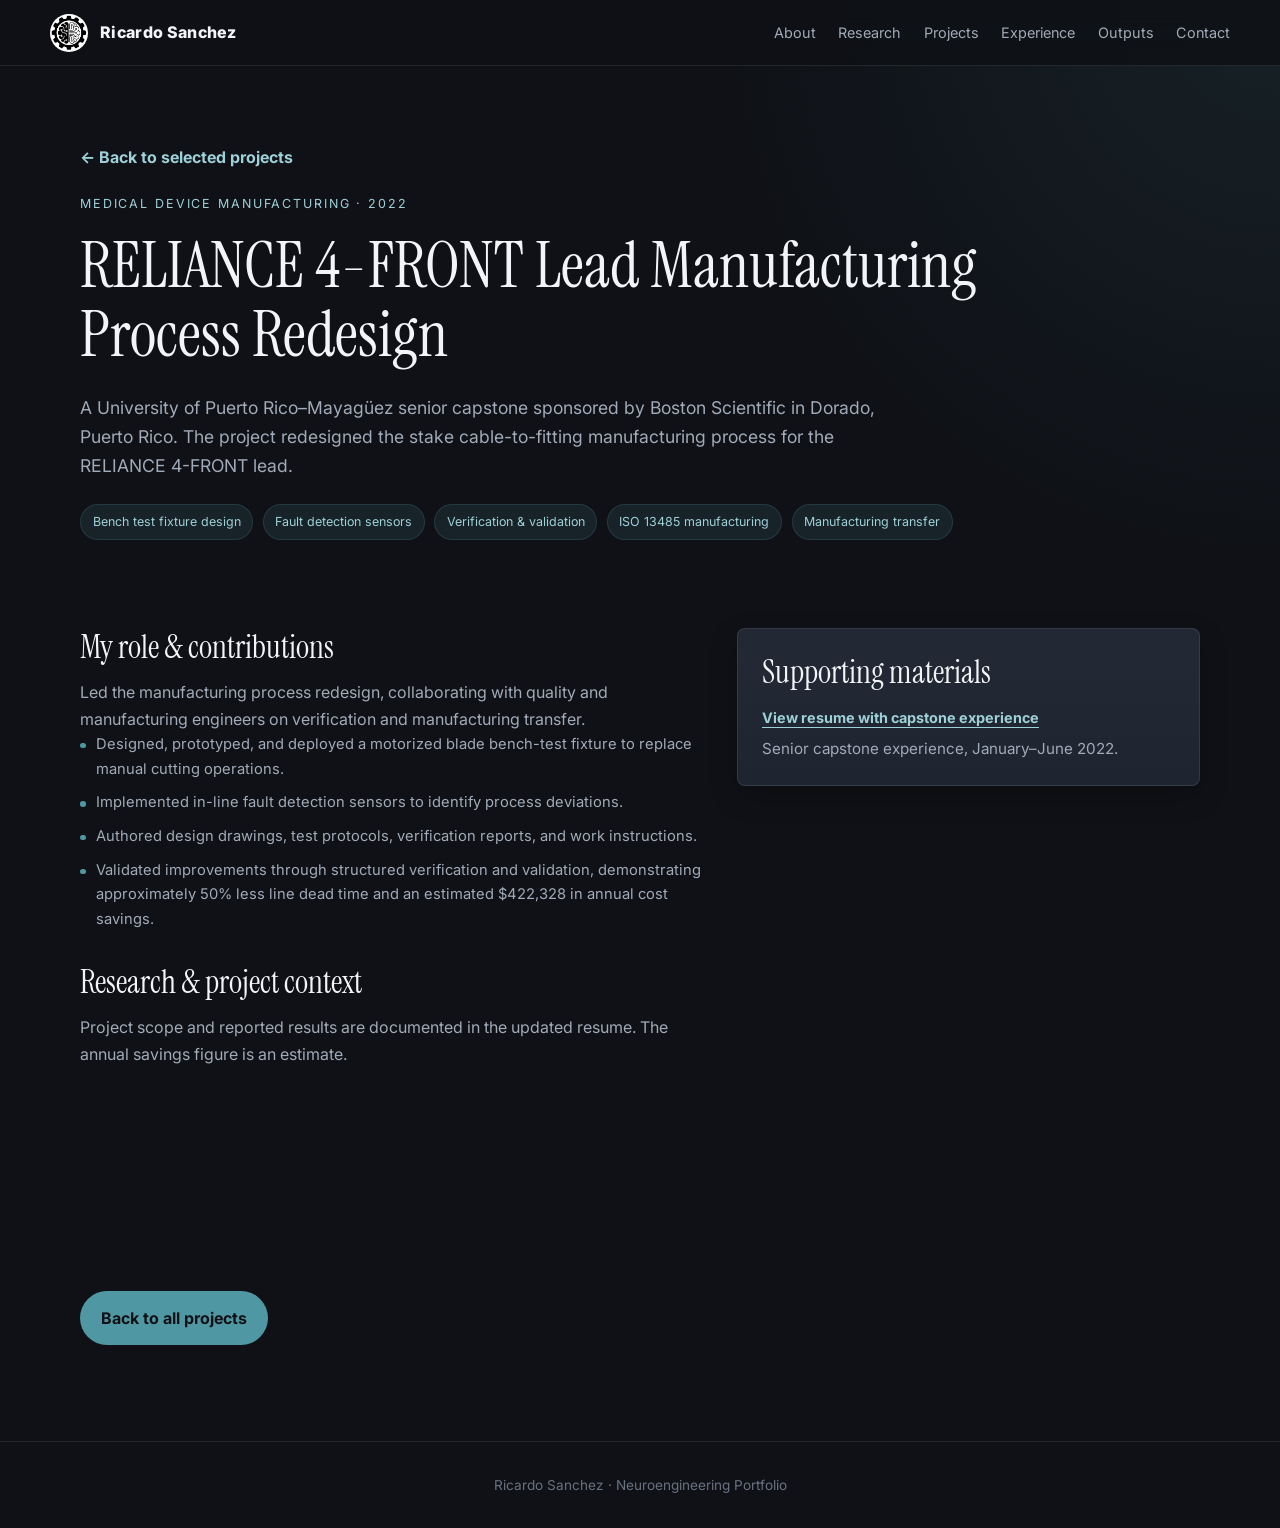
<file: projects/manufacturing-capstone.html>
<!DOCTYPE html>
<html lang="en">
<head>
  <meta charset="UTF-8" />
  <meta name="viewport" content="width=device-width, initial-scale=1.0" />
  <title>RELIANCE 4-FRONT Lead Manufacturing Process Redesign | Ricardo Sanchez</title>
  <meta name="description" content="A University of Puerto Rico–Mayagüez senior capstone sponsored by Boston Scientific in Dorado, Puerto Rico. The project redesigned the stake cable-to-fitting manufacturing process for the RELIANCE 4-FRONT lead." />
  <link rel="icon" type="image/png" href="../assets/Website_Icon_v1.png" />
  <link rel="preconnect" href="https://fonts.googleapis.com" />
  <link rel="preconnect" href="https://fonts.gstatic.com" crossorigin />
  <link href="https://fonts.googleapis.com/css2?family=Instrument+Serif:ital@0;1&amp;family=Inter:wght@400;500;600;700;800&amp;display=swap" rel="stylesheet" />
  <link rel="stylesheet" href="../assets/site.css" />
</head>
<body>
  <a class="skip-link" href="#main-content">Skip to main content</a>
  <nav aria-label="Main navigation">
    <div class="nav-inner">
      <a class="logo" href="../index.html#home" aria-label="Ricardo Sanchez home"><img src="../assets/Website_Icon_v1.png" alt="" width="38" height="38" /><span>Ricardo Sanchez</span></a>
      <ul class="nav-links">
        <li><a href="../index.html#about">About</a></li><li><a href="../index.html#research">Research</a></li><li><a href="../index.html#projects">Projects</a></li><li><a href="../index.html#experience">Experience</a></li><li><a href="../index.html#gallery">Outputs</a></li><li><a href="../index.html#contact">Contact</a></li>
      </ul>
    </div>
  </nav>
  <main id="main-content">
    <header class="project-hero">
      <div class="container">
        <a class="back-link" href="../index.html#projects">← Back to selected projects</a>
        <p class="section-label">Medical device manufacturing · 2022</p>
        <h1>RELIANCE 4-FRONT Lead Manufacturing Process Redesign</h1>
        <p class="project-summary">A University of Puerto Rico–Mayagüez senior capstone sponsored by Boston Scientific in Dorado, Puerto Rico. The project redesigned the stake cable-to-fitting manufacturing process for the RELIANCE 4-FRONT lead.</p>
        <div class="tag-row" aria-label="Technologies and methods"><span class="project-tag">Bench test fixture design</span><span class="project-tag">Fault detection sensors</span><span class="project-tag">Verification &amp; validation</span><span class="project-tag">ISO 13485 manufacturing</span><span class="project-tag">Manufacturing transfer</span></div>
      </div>
    </header>
    <section class="project-detail" aria-label="Project details">
      <div class="container detail-grid">
        <div class="detail-copy">
          <div><h2>My role &amp; contributions</h2><p>Led the manufacturing process redesign, collaborating with quality and manufacturing engineers on verification and manufacturing transfer.</p><ul class="project-points"><li>Designed, prototyped, and deployed a motorized blade bench-test fixture to replace manual cutting operations.</li><li>Implemented in-line fault detection sensors to identify process deviations.</li><li>Authored design drawings, test protocols, verification reports, and work instructions.</li><li>Validated improvements through structured verification and validation, demonstrating approximately 50% less line dead time and an estimated $422,328 in annual cost savings.</li></ul></div>
          <div><h2>Research &amp; project context</h2><p>Project scope and reported results are documented in the updated resume. The annual savings figure is an estimate.</p></div>
        </div>
        <aside class="card project-resources" id="resources" aria-labelledby="resources-title">
          <h2 id="resources-title">Supporting materials</h2>
          <ul class="resource-list"><li><a class="resource-link" href="../20260824_RicardoResume.pdf" target="_blank" rel="noopener noreferrer">View resume with capstone experience</a><p class="resource-note">Senior capstone experience, January–June 2022.</p></li></ul>
        </aside>
      </div>
    </section>
    <section aria-label="More portfolio projects">
      <div class="container">
        <div class="project-footer-links"><a class="btn btn-primary" href="../index.html#projects">Back to all projects</a></div>
      </div>
    </section>
  </main>
  <footer><p>Ricardo Sanchez · Neuroengineering Portfolio</p></footer>
</body>
</html>
</file>
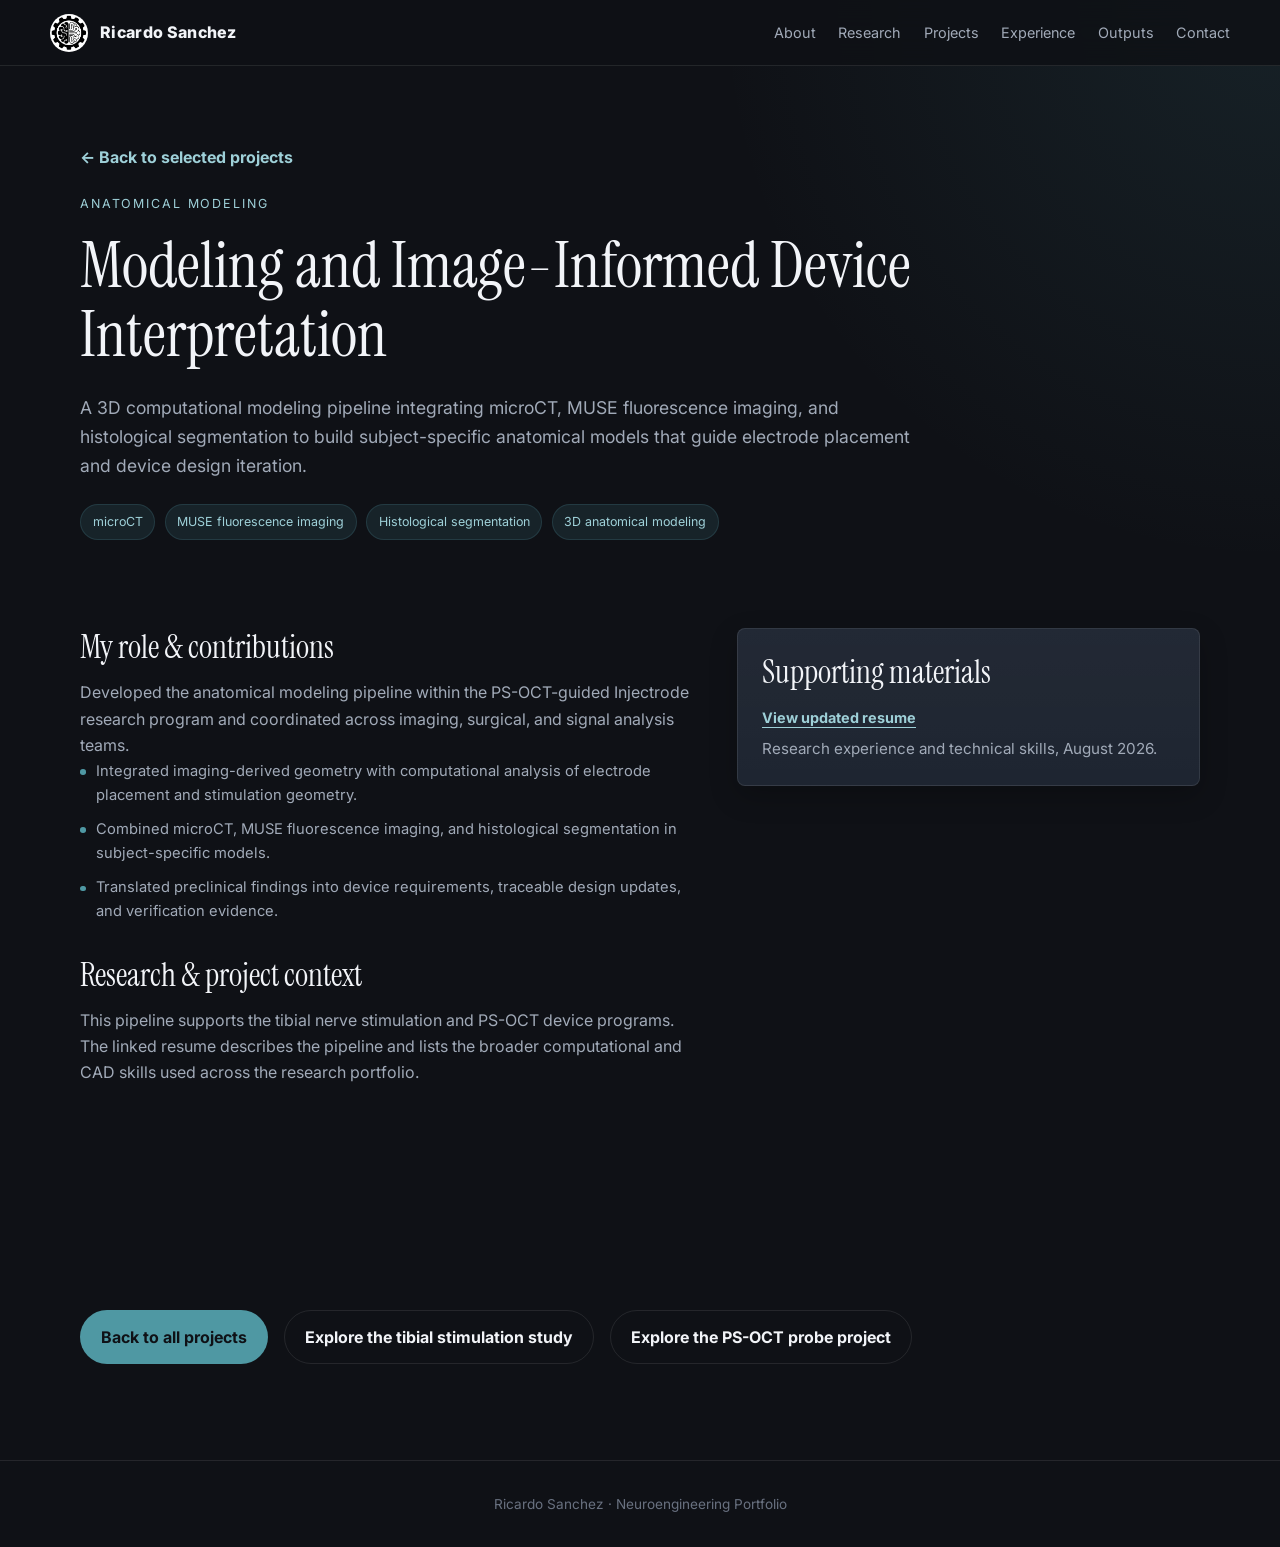
<file: projects/modeling-and-imaging.html>
<!DOCTYPE html>
<html lang="en">
<head>
  <meta charset="UTF-8" />
  <meta name="viewport" content="width=device-width, initial-scale=1.0" />
  <title>Modeling and Image-Informed Device Interpretation | Ricardo Sanchez</title>
  <meta name="description" content="A 3D computational modeling pipeline integrating microCT, MUSE fluorescence imaging, and histological segmentation to build subject-specific anatomical models that guide electrode placement and device design iteration." />
  <link rel="icon" type="image/png" href="../assets/Website_Icon_v1.png" />
  <link rel="preconnect" href="https://fonts.googleapis.com" />
  <link rel="preconnect" href="https://fonts.gstatic.com" crossorigin />
  <link href="https://fonts.googleapis.com/css2?family=Instrument+Serif:ital@0;1&amp;family=Inter:wght@400;500;600;700;800&amp;display=swap" rel="stylesheet" />
  <link rel="stylesheet" href="../assets/site.css" />
</head>
<body>
  <a class="skip-link" href="#main-content">Skip to main content</a>
  <nav aria-label="Main navigation">
    <div class="nav-inner">
      <a class="logo" href="../index.html#home" aria-label="Ricardo Sanchez home"><img src="../assets/Website_Icon_v1.png" alt="" width="38" height="38" /><span>Ricardo Sanchez</span></a>
      <ul class="nav-links">
        <li><a href="../index.html#about">About</a></li><li><a href="../index.html#research">Research</a></li><li><a href="../index.html#projects">Projects</a></li><li><a href="../index.html#experience">Experience</a></li><li><a href="../index.html#gallery">Outputs</a></li><li><a href="../index.html#contact">Contact</a></li>
      </ul>
    </div>
  </nav>
  <main id="main-content">
    <header class="project-hero">
      <div class="container">
        <a class="back-link" href="../index.html#projects">← Back to selected projects</a>
        <p class="section-label">Anatomical modeling</p>
        <h1>Modeling and Image-Informed Device Interpretation</h1>
        <p class="project-summary">A 3D computational modeling pipeline integrating microCT, MUSE fluorescence imaging, and histological segmentation to build subject-specific anatomical models that guide electrode placement and device design iteration.</p>
        <div class="tag-row" aria-label="Technologies and methods"><span class="project-tag">microCT</span><span class="project-tag">MUSE fluorescence imaging</span><span class="project-tag">Histological segmentation</span><span class="project-tag">3D anatomical modeling</span></div>
      </div>
    </header>
    <section class="project-detail" aria-label="Project details">
      <div class="container detail-grid">
        <div class="detail-copy">
          <div><h2>My role &amp; contributions</h2><p>Developed the anatomical modeling pipeline within the PS-OCT-guided Injectrode research program and coordinated across imaging, surgical, and signal analysis teams.</p><ul class="project-points"><li>Integrated imaging-derived geometry with computational analysis of electrode placement and stimulation geometry.</li><li>Combined microCT, MUSE fluorescence imaging, and histological segmentation in subject-specific models.</li><li>Translated preclinical findings into device requirements, traceable design updates, and verification evidence.</li></ul></div>
          <div><h2>Research &amp; project context</h2><p>This pipeline supports the tibial nerve stimulation and PS-OCT device programs. The linked resume describes the pipeline and lists the broader computational and CAD skills used across the research portfolio.</p></div>
        </div>
        <aside class="card project-resources" id="resources" aria-labelledby="resources-title">
          <h2 id="resources-title">Supporting materials</h2>
          <ul class="resource-list"><li><a class="resource-link" href="../20260824_RicardoResume.pdf" target="_blank" rel="noopener noreferrer">View updated resume</a><p class="resource-note">Research experience and technical skills, August 2026.</p></li></ul>
        </aside>
      </div>
    </section>
    <section aria-label="More portfolio projects">
      <div class="container">
        <div class="project-footer-links"><a class="btn btn-primary" href="../index.html#projects">Back to all projects</a><a class="btn btn-outline" href="./tibial-nerve-stimulation.html">Explore the tibial stimulation study</a><a class="btn btn-outline" href="./ps-oct-probe.html">Explore the PS-OCT probe project</a></div>
      </div>
    </section>
  </main>
  <footer><p>Ricardo Sanchez · Neuroengineering Portfolio</p></footer>
</body>
</html>
</file>
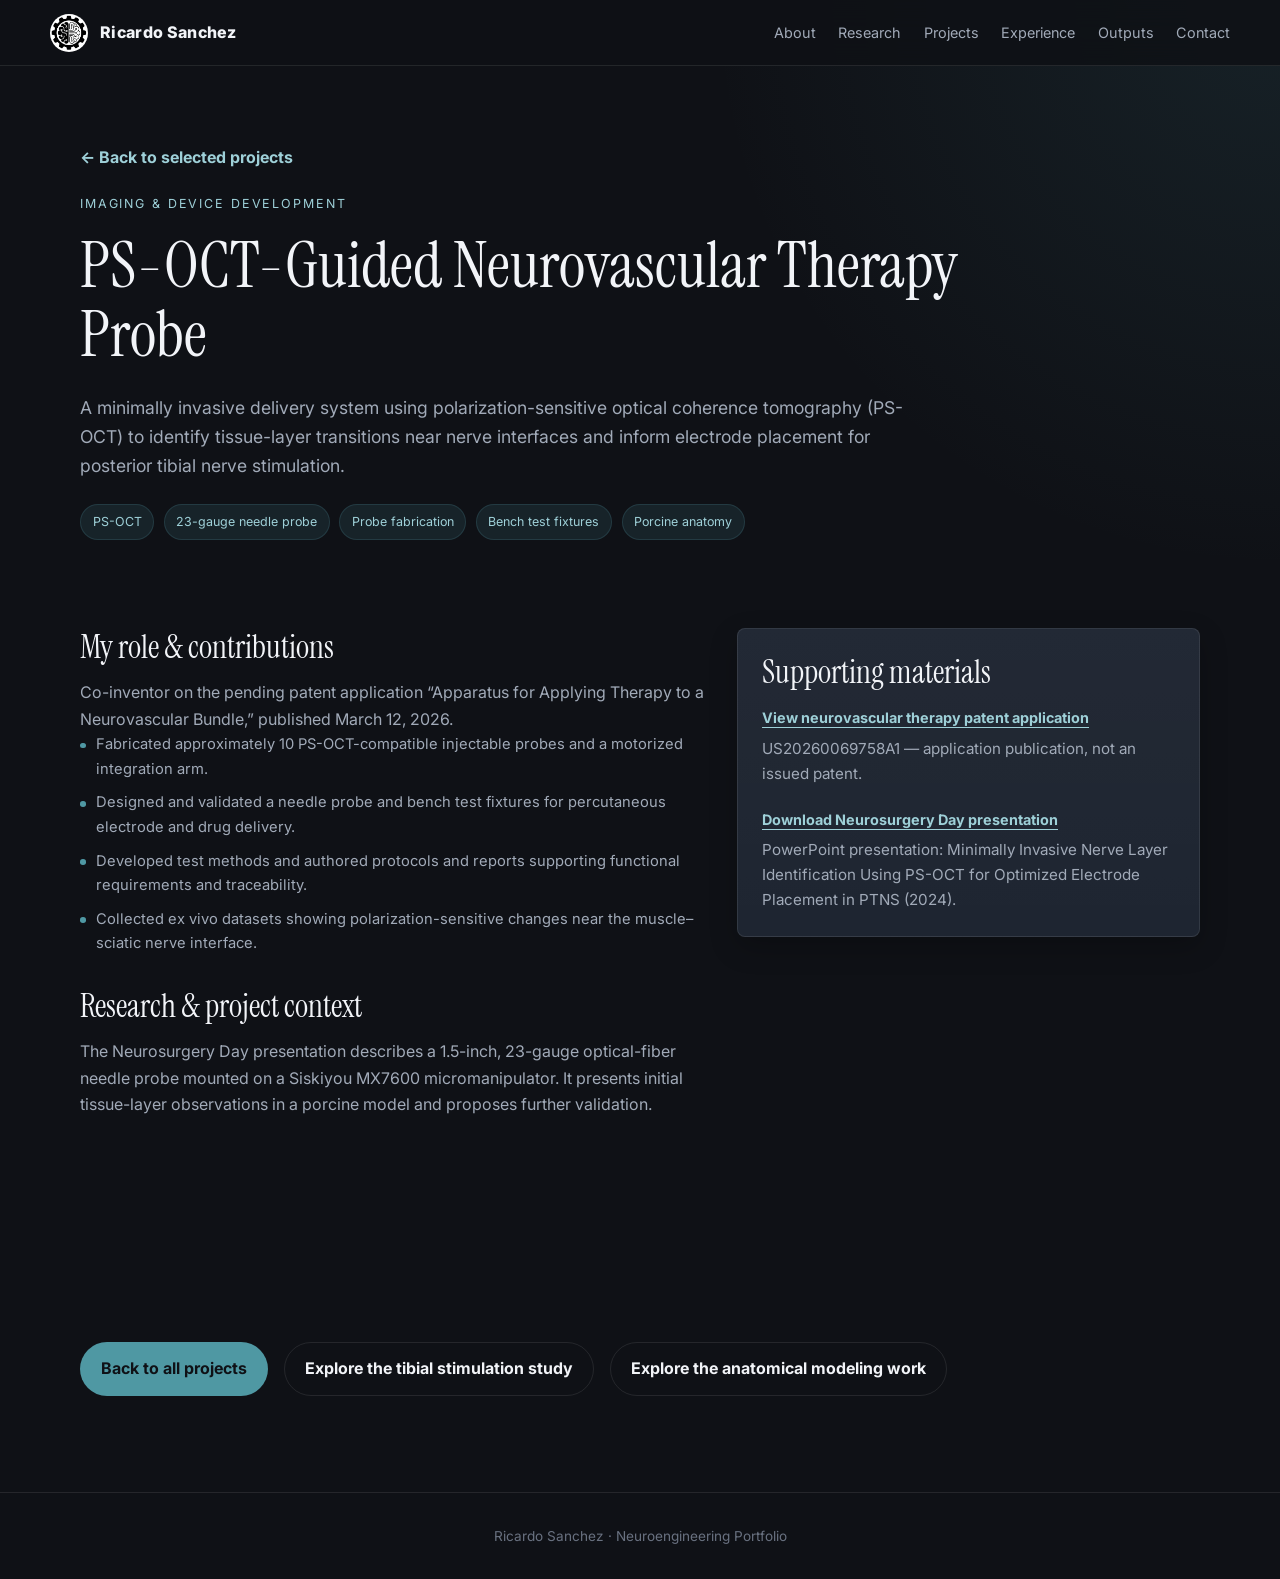
<file: projects/ps-oct-probe.html>
<!DOCTYPE html>
<html lang="en">
<head>
  <meta charset="UTF-8" />
  <meta name="viewport" content="width=device-width, initial-scale=1.0" />
  <title>PS-OCT-Guided Neurovascular Therapy Probe | Ricardo Sanchez</title>
  <meta name="description" content="A minimally invasive delivery system using polarization-sensitive optical coherence tomography (PS-OCT) to identify tissue-layer transitions near nerve interfaces and inform electrode placement for posterior tibial nerve stimulation." />
  <link rel="icon" type="image/png" href="../assets/Website_Icon_v1.png" />
  <link rel="preconnect" href="https://fonts.googleapis.com" />
  <link rel="preconnect" href="https://fonts.gstatic.com" crossorigin />
  <link href="https://fonts.googleapis.com/css2?family=Instrument+Serif:ital@0;1&amp;family=Inter:wght@400;500;600;700;800&amp;display=swap" rel="stylesheet" />
  <link rel="stylesheet" href="../assets/site.css" />
</head>
<body>
  <a class="skip-link" href="#main-content">Skip to main content</a>
  <nav aria-label="Main navigation">
    <div class="nav-inner">
      <a class="logo" href="../index.html#home" aria-label="Ricardo Sanchez home"><img src="../assets/Website_Icon_v1.png" alt="" width="38" height="38" /><span>Ricardo Sanchez</span></a>
      <ul class="nav-links">
        <li><a href="../index.html#about">About</a></li><li><a href="../index.html#research">Research</a></li><li><a href="../index.html#projects">Projects</a></li><li><a href="../index.html#experience">Experience</a></li><li><a href="../index.html#gallery">Outputs</a></li><li><a href="../index.html#contact">Contact</a></li>
      </ul>
    </div>
  </nav>
  <main id="main-content">
    <header class="project-hero">
      <div class="container">
        <a class="back-link" href="../index.html#projects">← Back to selected projects</a>
        <p class="section-label">Imaging &amp; device development</p>
        <h1>PS-OCT-Guided Neurovascular Therapy Probe</h1>
        <p class="project-summary">A minimally invasive delivery system using polarization-sensitive optical coherence tomography (PS-OCT) to identify tissue-layer transitions near nerve interfaces and inform electrode placement for posterior tibial nerve stimulation.</p>
        <div class="tag-row" aria-label="Technologies and methods"><span class="project-tag">PS-OCT</span><span class="project-tag">23-gauge needle probe</span><span class="project-tag">Probe fabrication</span><span class="project-tag">Bench test fixtures</span><span class="project-tag">Porcine anatomy</span></div>
      </div>
    </header>
    <section class="project-detail" aria-label="Project details">
      <div class="container detail-grid">
        <div class="detail-copy">
          <div><h2>My role &amp; contributions</h2><p>Co-inventor on the pending patent application “Apparatus for Applying Therapy to a Neurovascular Bundle,” published March 12, 2026.</p><ul class="project-points"><li>Fabricated approximately 10 PS-OCT-compatible injectable probes and a motorized integration arm.</li><li>Designed and validated a needle probe and bench test fixtures for percutaneous electrode and drug delivery.</li><li>Developed test methods and authored protocols and reports supporting functional requirements and traceability.</li><li>Collected ex vivo datasets showing polarization-sensitive changes near the muscle–sciatic nerve interface.</li></ul></div>
          <div><h2>Research &amp; project context</h2><p>The Neurosurgery Day presentation describes a 1.5-inch, 23-gauge optical-fiber needle probe mounted on a Siskiyou MX7600 micromanipulator. It presents initial tissue-layer observations in a porcine model and proposes further validation.</p></div>
        </div>
        <aside class="card project-resources" id="resources" aria-labelledby="resources-title">
          <h2 id="resources-title">Supporting materials</h2>
          <ul class="resource-list"><li><a class="resource-link" href="https://patents.google.com/patent/US20260069758A1/en" target="_blank" rel="noopener noreferrer">View neurovascular therapy patent application</a><p class="resource-note">US20260069758A1 — application publication, not an issued patent.</p></li>
<li><a class="resource-link" href="../assets/2024_10_11_NeurosurgeryDay.pptx" download>Download Neurosurgery Day presentation</a><p class="resource-note">PowerPoint presentation: Minimally Invasive Nerve Layer Identification Using PS-OCT for Optimized Electrode Placement in PTNS (2024).</p></li></ul>
        </aside>
      </div>
    </section>
    <section aria-label="More portfolio projects">
      <div class="container">
        <div class="project-footer-links"><a class="btn btn-primary" href="../index.html#projects">Back to all projects</a><a class="btn btn-outline" href="./tibial-nerve-stimulation.html">Explore the tibial stimulation study</a><a class="btn btn-outline" href="./modeling-and-imaging.html">Explore the anatomical modeling work</a></div>
      </div>
    </section>
  </main>
  <footer><p>Ricardo Sanchez · Neuroengineering Portfolio</p></footer>
</body>
</html>
</file>
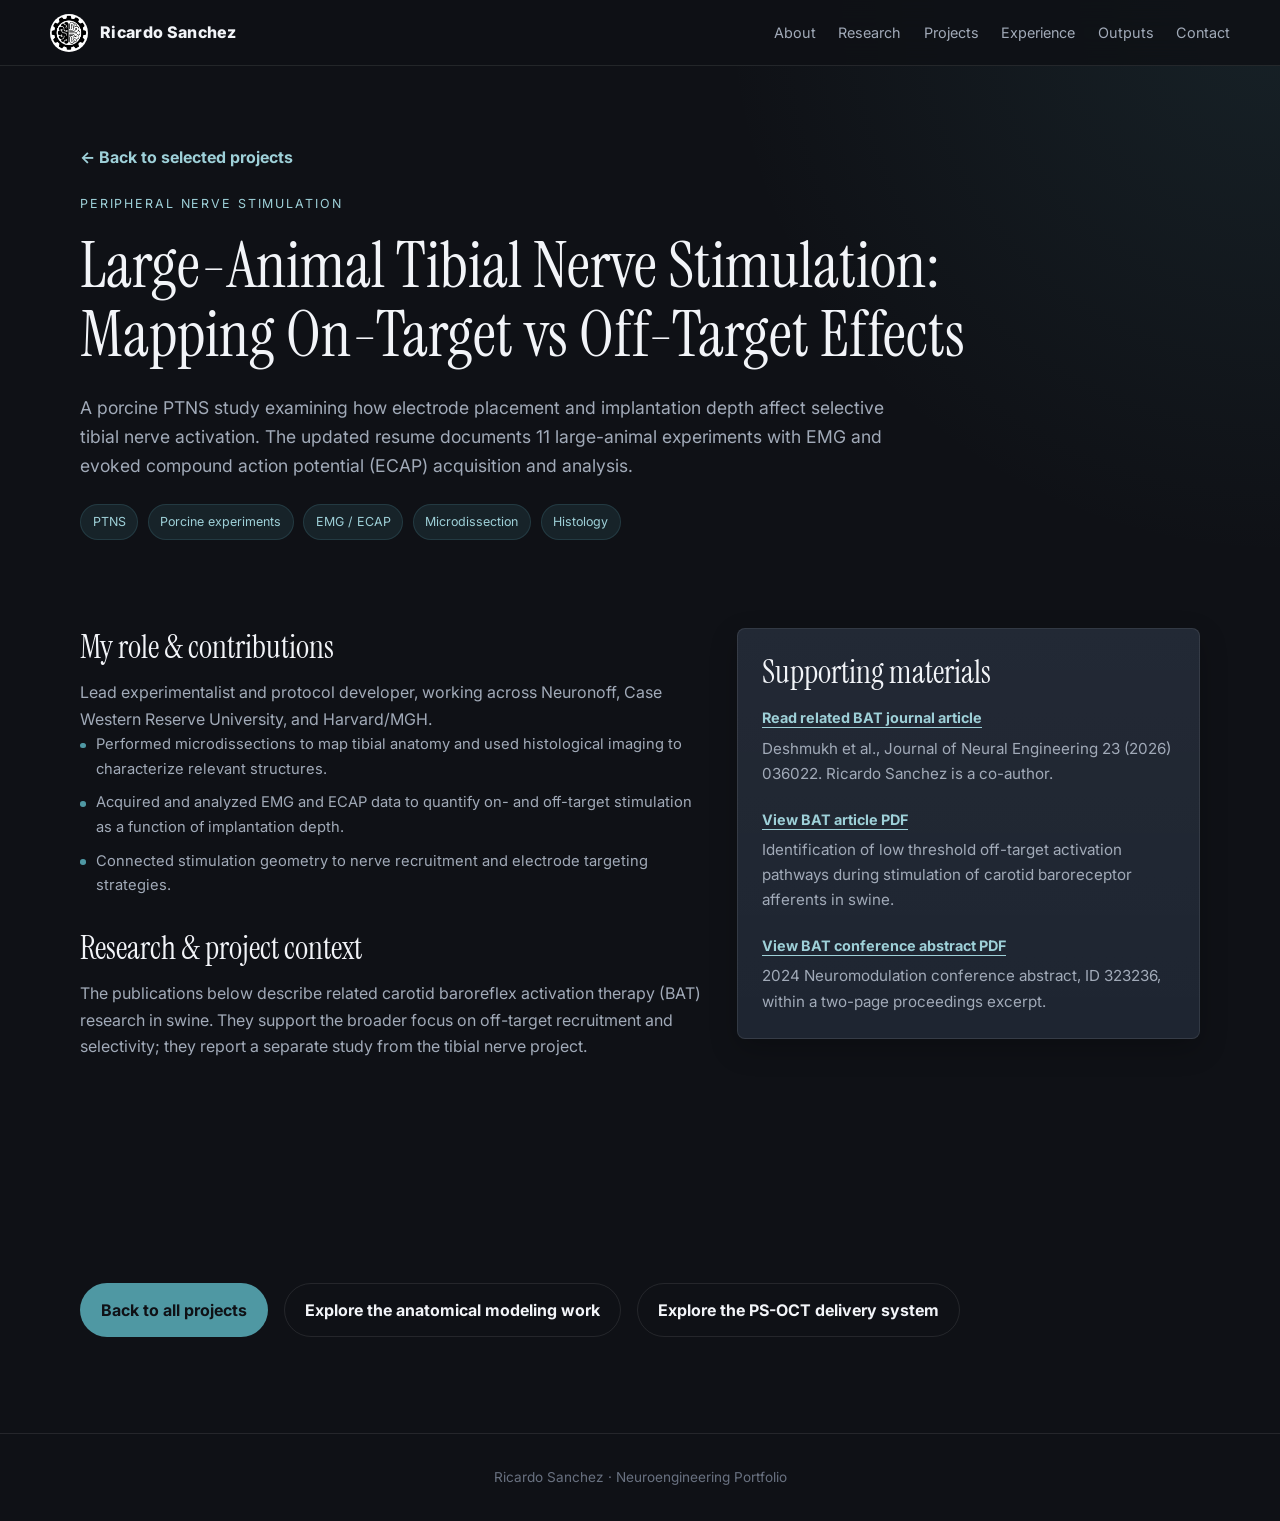
<file: projects/tibial-nerve-stimulation.html>
<!DOCTYPE html>
<html lang="en">
<head>
  <meta charset="UTF-8" />
  <meta name="viewport" content="width=device-width, initial-scale=1.0" />
  <title>Large-Animal Tibial Nerve Stimulation: Mapping On-Target vs Off-Target Effects | Ricardo Sanchez</title>
  <meta name="description" content="A porcine PTNS study examining how electrode placement and implantation depth affect selective tibial nerve activation. The updated resume documents 11 large-animal experiments with EMG and evoked compound action potential (ECAP) acquisition and analysis." />
  <link rel="icon" type="image/png" href="../assets/Website_Icon_v1.png" />
  <link rel="preconnect" href="https://fonts.googleapis.com" />
  <link rel="preconnect" href="https://fonts.gstatic.com" crossorigin />
  <link href="https://fonts.googleapis.com/css2?family=Instrument+Serif:ital@0;1&amp;family=Inter:wght@400;500;600;700;800&amp;display=swap" rel="stylesheet" />
  <link rel="stylesheet" href="../assets/site.css" />
</head>
<body>
  <a class="skip-link" href="#main-content">Skip to main content</a>
  <nav aria-label="Main navigation">
    <div class="nav-inner">
      <a class="logo" href="../index.html#home" aria-label="Ricardo Sanchez home"><img src="../assets/Website_Icon_v1.png" alt="" width="38" height="38" /><span>Ricardo Sanchez</span></a>
      <ul class="nav-links">
        <li><a href="../index.html#about">About</a></li><li><a href="../index.html#research">Research</a></li><li><a href="../index.html#projects">Projects</a></li><li><a href="../index.html#experience">Experience</a></li><li><a href="../index.html#gallery">Outputs</a></li><li><a href="../index.html#contact">Contact</a></li>
      </ul>
    </div>
  </nav>
  <main id="main-content">
    <header class="project-hero">
      <div class="container">
        <a class="back-link" href="../index.html#projects">← Back to selected projects</a>
        <p class="section-label">Peripheral nerve stimulation</p>
        <h1>Large-Animal Tibial Nerve Stimulation: Mapping On-Target vs Off-Target Effects</h1>
        <p class="project-summary">A porcine PTNS study examining how electrode placement and implantation depth affect selective tibial nerve activation. The updated resume documents 11 large-animal experiments with EMG and evoked compound action potential (ECAP) acquisition and analysis.</p>
        <div class="tag-row" aria-label="Technologies and methods"><span class="project-tag">PTNS</span><span class="project-tag">Porcine experiments</span><span class="project-tag">EMG / ECAP</span><span class="project-tag">Microdissection</span><span class="project-tag">Histology</span></div>
      </div>
    </header>
    <section class="project-detail" aria-label="Project details">
      <div class="container detail-grid">
        <div class="detail-copy">
          <div><h2>My role &amp; contributions</h2><p>Lead experimentalist and protocol developer, working across Neuronoff, Case Western Reserve University, and Harvard/MGH.</p><ul class="project-points"><li>Performed microdissections to map tibial anatomy and used histological imaging to characterize relevant structures.</li><li>Acquired and analyzed EMG and ECAP data to quantify on- and off-target stimulation as a function of implantation depth.</li><li>Connected stimulation geometry to nerve recruitment and electrode targeting strategies.</li></ul></div>
          <div><h2>Research &amp; project context</h2><p>The publications below describe related carotid baroreflex activation therapy (BAT) research in swine. They support the broader focus on off-target recruitment and selectivity; they report a separate study from the tibial nerve project.</p></div>
        </div>
        <aside class="card project-resources" id="resources" aria-labelledby="resources-title">
          <h2 id="resources-title">Supporting materials</h2>
          <ul class="resource-list"><li><a class="resource-link" href="https://doi.org/10.1088/1741-2552/ae6979" target="_blank" rel="noopener noreferrer">Read related BAT journal article</a><p class="resource-note">Deshmukh et al., Journal of Neural Engineering 23 (2026) 036022. Ricardo Sanchez is a co-author.</p></li>
<li><a class="resource-link" href="../assets/Deshmukh_2026_J._Neural_Eng._23_036022.pdf" target="_blank" rel="noopener noreferrer">View BAT article PDF</a><p class="resource-note">Identification of low threshold off-target activation pathways during stimulation of carotid baroreceptor afferents in swine.</p></li>
<li><a class="resource-link" href="../assets/323236%20IDentifying%20Off-Target%20Activation%20Pathways%20for%20Baroreflex%20Activation%20Therapy%20%28BAT%29%20in%20Swine.pdf" target="_blank" rel="noopener noreferrer">View BAT conference abstract PDF</a><p class="resource-note">2024 Neuromodulation conference abstract, ID 323236, within a two-page proceedings excerpt.</p></li></ul>
        </aside>
      </div>
    </section>
    <section aria-label="More portfolio projects">
      <div class="container">
        <div class="project-footer-links"><a class="btn btn-primary" href="../index.html#projects">Back to all projects</a><a class="btn btn-outline" href="./modeling-and-imaging.html">Explore the anatomical modeling work</a><a class="btn btn-outline" href="./ps-oct-probe.html">Explore the PS-OCT delivery system</a></div>
      </div>
    </section>
  </main>
  <footer><p>Ricardo Sanchez · Neuroengineering Portfolio</p></footer>
</body>
</html>
</file>
<file: assets/site.css>
:root {
      --bg: #0f1116;
      --bg2: #151922;
      --bg3: #191f2a;
      --card: #1e2531;
      --accent: #4f98a3;
      --accent2: #9ed0d8;
      --accent-soft: rgba(79, 152, 163, 0.14);
      --text: #f2f4f8;
      --muted: #a1aab8;
      --faint: #697180;
      --border: rgba(255, 255, 255, 0.09);
      --shadow: 0 24px 60px rgba(0, 0, 0, 0.34);
      --radius: 8px;
      --font-display: "Instrument Serif", Georgia, serif;
      --font-body: "Inter", system-ui, sans-serif;
    }

    * { margin: 0; padding: 0; box-sizing: border-box; }
    html { scroll-behavior: smooth; }
    body {
      background: radial-gradient(circle at top right, rgba(79, 152, 163, 0.12), transparent 28%), var(--bg);
      color: var(--text);
      font-family: var(--font-body);
      line-height: 1.65;
    }
    img { display: block; max-width: 100%; }
    a { color: inherit; text-decoration: none; }

    nav {
      position: fixed;
      top: 0;
      width: 100%;
      z-index: 100;
      background: rgba(15, 17, 22, 0.86);
      backdrop-filter: blur(14px);
      border-bottom: 1px solid var(--border);
      padding: 0.85rem 2rem;
    }
    .nav-inner {
      max-width: 1180px;
      margin: 0 auto;
      display: flex;
      justify-content: space-between;
      align-items: center;
      gap: 1.5rem;
    }
    .logo {
      display: inline-flex;
      align-items: center;
      gap: 0.75rem;
      font-weight: 800;
      letter-spacing: 0.02em;
    }
    .logo img {
      width: 38px;
      height: 38px;
      border-radius: 50%;
      object-fit: cover;
      background: #fff;
      border: 1px solid var(--border);
    }
    .nav-links {
      display: flex;
      gap: 1.4rem;
      list-style: none;
      align-items: center;
    }
    .nav-links a {
      color: var(--muted);
      font-size: 0.9rem;
      transition: color 180ms ease;
    }
    .nav-links a:hover { color: var(--accent2); }

    .hero {
      min-height: 100vh;
      display: flex;
      align-items: center;
      justify-content: center;
      text-align: center;
      padding: 8rem 2rem 4rem;
      position: relative;
      overflow: hidden;
    }
    .hero::before {
      content: "";
      position: absolute;
      width: 620px;
      height: 620px;
      background: radial-gradient(circle, rgba(79, 152, 163, 0.18), transparent 70%);
      top: 50%;
      left: 50%;
      transform: translate(-50%, -50%);
      pointer-events: none;
    }
    .hero-inner {
      max-width: 900px;
      position: relative;
    }
    .hero-badge {
      display: inline-flex;
      align-items: center;
      gap: 0.5rem;
      padding: 0.35rem 1rem;
      border: 1px solid rgba(79, 152, 163, 0.28);
      border-radius: 999px;
      color: var(--accent2);
      font-size: 0.8rem;
      letter-spacing: 0.12em;
      text-transform: uppercase;
      margin-bottom: 1.5rem;
      background: var(--accent-soft);
    }
    .hero h1 {
      font-family: var(--font-display);
      font-size: clamp(3.4rem, 8vw, 6.8rem);
      font-weight: 400;
      line-height: 0.95;
      margin-bottom: 1.25rem;
    }
    .hero h1 span { color: var(--accent2); }
    .hero p {
      color: var(--muted);
      font-size: clamp(1rem, 1.8vw, 1.25rem);
      max-width: 760px;
      margin: 0 auto 2rem;
    }
    .hero-btns {
      display: flex;
      justify-content: center;
      gap: 1rem;
      flex-wrap: wrap;
    }
    .btn {
      display: inline-flex;
      align-items: center;
      justify-content: center;
      min-height: 44px;
      padding: 0.8rem 1.25rem;
      border-radius: 999px;
      border: 1px solid var(--border);
      font-weight: 700;
      transition: transform 180ms ease, background 180ms ease, border-color 180ms ease;
    }
    .btn-primary {
      background: var(--accent);
      border-color: transparent;
      color: white;
    }
    .btn-primary:hover {
      background: #6aaebb;
      transform: translateY(-2px);
    }
    .btn-outline {
      color: var(--text);
      background: transparent;
    }
    .btn-outline:hover {
      border-color: var(--accent2);
      color: var(--accent2);
      transform: translateY(-2px);
    }

    section { padding: 6rem 2rem; }
    .section-alt { background: var(--bg2); }
    .container {
      max-width: 1120px;
      margin: 0 auto;
    }
    .section-label {
      font-size: 0.78rem;
      letter-spacing: 0.15em;
      color: var(--accent2);
      text-transform: uppercase;
      margin-bottom: 0.5rem;
    }
    .section-title {
      font-family: var(--font-display);
      font-size: clamp(2.2rem, 5vw, 4rem);
      font-weight: 400;
      line-height: 1;
      margin-bottom: 1rem;
    }
    .section-title span { color: var(--accent2); }
    .section-intro {
      color: var(--muted);
      max-width: 760px;
      margin-bottom: 2.5rem;
    }
    .divider {
      width: 64px;
      height: 3px;
      background: linear-gradient(90deg, var(--accent), var(--accent2));
      border-radius: 999px;
      margin-bottom: 2rem;
    }

    .about-grid {
      display: grid;
      grid-template-columns: minmax(240px, 0.72fr) 1.28fr;
      gap: 4rem;
      align-items: center;
    }
    .about-photo {
      width: 100%;
      aspect-ratio: 1;
      object-fit: cover;
      border-radius: var(--radius);
      border: 1px solid var(--border);
      box-shadow: var(--shadow);
      background: var(--bg3);
    }
    .skills, .tag-row {
      display: flex;
      flex-wrap: wrap;
      gap: 0.6rem;
      margin-top: 1.5rem;
    }
    .skill-tag, .project-tag {
      display: inline-flex;
      padding: 0.42rem 0.72rem;
      border-radius: 999px;
      font-size: 0.78rem;
      color: var(--accent2);
      background: var(--accent-soft);
      border: 1px solid rgba(79, 152, 163, 0.2);
    }

    .metrics-grid,
    .research-grid,
    .projects-grid,
    .gallery-grid,
    .contact-grid {
      display: grid;
      gap: 1.25rem;
    }
    .metrics-grid { grid-template-columns: repeat(4, minmax(0, 1fr)); margin-top: 2rem; }
    .research-grid, .contact-grid { grid-template-columns: repeat(2, minmax(0, 1fr)); }
    .projects-grid { grid-template-columns: repeat(auto-fit, minmax(300px, 1fr)); }
    .gallery-grid { grid-template-columns: repeat(auto-fit, minmax(260px, 1fr)); }

    .card,
    .project-card,
    .gallery-item,
    .metric-card {
      background: linear-gradient(180deg, rgba(255,255,255,0.02), transparent), var(--card);
      border: 1px solid var(--border);
      border-radius: var(--radius);
      box-shadow: 0 10px 28px rgba(0, 0, 0, 0.22);
    }
    .card, .metric-card { padding: 1.35rem; }
    .metric-card .value {
      margin-top: 0.35rem;
      font-size: 1.05rem;
      font-weight: 800;
    }
    .card h3,
    .project-title,
    .gallery-item h3 {
      font-size: 1.08rem;
      line-height: 1.25;
      margin-bottom: 0.75rem;
    }
    .card p,
    .project-desc,
    .gallery-item p {
      color: var(--muted);
      font-size: 0.95rem;
    }

    .project-card {
      overflow: hidden;
      transition: transform 180ms ease, border-color 180ms ease, box-shadow 180ms ease;
    }
    .project-card:hover {
      transform: translateY(-5px);
      border-color: rgba(158, 208, 216, 0.5);
      box-shadow: 0 20px 46px rgba(79, 152, 163, 0.14);
    }
    .project-topper {
      height: 118px;
      padding: 1rem;
      display: flex;
      align-items: end;
      justify-content: space-between;
      background:
        linear-gradient(135deg, rgba(79, 152, 163, 0.3), rgba(79, 152, 163, 0.04)),
        var(--bg3);
      border-bottom: 1px solid var(--border);
    }
    .project-index {
      font-family: var(--font-display);
      font-size: 3rem;
      color: var(--accent2);
      line-height: 0.85;
    }
    .project-body { padding: 1.35rem; }
    .project-points,
    .experience-points {
      list-style: none;
      display: grid;
      gap: 0.6rem;
      margin: 1rem 0 0;
    }
    .project-points li,
    .experience-points li {
      color: var(--muted);
      font-size: 0.92rem;
      padding-left: 1rem;
      position: relative;
    }
    .project-points li::before,
    .experience-points li::before {
      content: "";
      position: absolute;
      left: 0;
      top: 0.72em;
      width: 0.35rem;
      height: 0.35rem;
      border-radius: 50%;
      background: var(--accent);
    }

    .timeline {
      display: grid;
      gap: 1rem;
    }
    .timeline-item {
      display: grid;
      grid-template-columns: 150px minmax(0, 1fr);
      gap: 1.25rem;
      align-items: start;
      padding: 1.25rem 0;
      border-bottom: 1px solid var(--border);
    }
    .timeline-year {
      color: var(--faint);
      font-size: 0.9rem;
      padding-top: 0.2rem;
    }

    .gallery-tabs {
      display: flex;
      gap: 0.75rem;
      flex-wrap: wrap;
      margin-bottom: 1.5rem;
    }
    .tab-btn {
      padding: 0.48rem 1rem;
      border-radius: 999px;
      border: 1px solid var(--border);
      background: transparent;
      color: var(--muted);
      cursor: pointer;
      transition: background 180ms ease, color 180ms ease;
    }
    .tab-btn.active {
      background: var(--accent);
      border-color: transparent;
      color: white;
    }
    .gallery-item {
      min-height: 230px;
      display: flex;
      flex-direction: column;
      justify-content: space-between;
      padding: 1.25rem;
    }
    .gallery-item[data-hidden="true"] { display: none; }
    .gallery-link {
      align-self: start;
      margin-top: 1.25rem;
      color: var(--accent2);
      font-weight: 700;
      font-size: 0.9rem;
    }
    .resource-links {
      display: flex;
      flex-wrap: wrap;
      gap: 0.75rem;
      margin-top: 1.1rem;
    }
    .resource-link {
      color: var(--accent2);
      font-weight: 700;
      font-size: 0.9rem;
    }
    .resource-link:hover,
    .gallery-link:hover {
      color: var(--text);
    }

    .contact-link {
      display: flex;
      justify-content: space-between;
      gap: 1rem;
      padding: 0.9rem 0;
      color: var(--muted);
      border-bottom: 1px solid var(--border);
    }
    .contact-link:last-child { border-bottom: 0; }
    .contact-link strong { color: var(--text); }
    footer {
      text-align: center;
      padding: 2rem;
      color: var(--faint);
      font-size: 0.85rem;
      border-top: 1px solid var(--border);
    }

    .fade-up {
      opacity: 0;
      transform: translateY(24px);
      transition: opacity 700ms ease, transform 700ms ease;
    }
    .fade-up.visible {
      opacity: 1;
      transform: translateY(0);
    }

    @media (max-width: 860px) {
      .nav-links { display: none; }
      .about-grid,
      .metrics-grid,
      .research-grid,
      .contact-grid,
      .timeline-item {
        grid-template-columns: 1fr;
      }
      .hero { min-height: auto; padding-top: 8rem; }
      section { padding: 4.5rem 1.25rem; }
    }

    @media (prefers-reduced-motion: reduce) {
      html { scroll-behavior: auto; }
      .fade-up { opacity: 1; transform: none; transition: none; }
    }

/* Shared project layouts and navigation. */
:focus-visible { outline: 3px solid var(--accent2); outline-offset: 5px; }
.skip-link { position: fixed; top: -100px; left: 1rem; z-index: 200; padding: .7rem 1rem; background: var(--text); color: var(--bg); }
.skip-link:focus { top: .5rem; }
section, [id] { scroll-margin-top: 110px; }
.btn-primary, .tab-btn.active { color: var(--bg); }
.project-title a:hover { color: var(--accent2); }
.project-action { margin-top: 1.4rem; }
.project-hero { padding: 9rem 2rem 3rem; }
.project-hero h1 { font-family: var(--font-display); font-weight: 400; font-size: clamp(2.6rem, 5vw, 4.6rem); line-height: 1.08; max-width: 1000px; margin: 1rem 0 1.5rem; }
.back-link { color: var(--accent2); display: inline-block; margin-bottom: 1.5rem; font-weight: 700; }
.project-summary { font-size: 1.1rem; color: var(--muted); max-width: 840px; }
.project-detail { padding-top: 2.5rem; }
.detail-grid { display: grid; grid-template-columns: minmax(0, 1.35fr) minmax(0, 1fr); gap: 2rem; align-items: start; }
.detail-copy { display: grid; gap: 2rem; }
.detail-copy h2, .project-resources h2, .presentation-section h2 { font-family: var(--font-display); font-size: 2rem; font-weight: 400; margin-bottom: .8rem; line-height: 1.2; }
.detail-copy p, .resource-note, figcaption, .presentation-summary { color: var(--muted); }
.detail-copy .project-points { margin-top: 0; }
.project-resources { padding: 1.5rem; }
.resource-list { display: grid; gap: 1.25rem; list-style: none; }
.resource-list a { text-decoration: underline; text-underline-offset: .25em; }
.resource-note { font-size: .85rem; margin-top: .3rem; }
.resource-link, .gallery-link { overflow-wrap: anywhere; }
.presentation-section { padding-top: 3rem; }
.presentation-video { display: block; width: 100%; aspect-ratio: 16 / 9; background: #000; border-radius: var(--radius); border: 1px solid var(--border); margin: 1.25rem 0 .75rem; }
figcaption { font-size: .9rem; }
.presentation-summary { margin-top: 1.5rem; max-width: 850px; }
.presentation-summary summary { color: var(--accent2); cursor: pointer; padding: .5rem 0; font-weight: 700; }
.presentation-summary p { margin-top: .75rem; }
.project-footer-links { display: flex; flex-wrap: wrap; gap: 1rem; padding: 2rem 0 0; }
.fade-up { opacity: 1; transform: none; }
.motion-ready .fade-up { opacity: 0; transform: translateY(24px); }
.motion-ready .fade-up.visible { opacity: 1; transform: none; }
@media (max-width: 1100px) {
  .nav-inner { gap: .8rem; }
  .nav-links { gap: .85rem; }
}
@media (max-width: 860px) {
  nav { padding: .7rem 1.25rem; }
  .nav-inner { flex-direction: column; align-items: flex-start; gap: .3rem; }
  .nav-links { display: flex; flex-wrap: wrap; gap: 0 1rem; width: 100%; }
  .nav-links a { display: inline-flex; align-items: center; min-height: 44px; white-space: nowrap; }
  .hero { padding-top: 11.5rem; }
  section, [id] { scroll-margin-top: 180px; }
  .detail-grid { grid-template-columns: 1fr; }
  .project-hero { padding: 11.5rem 1.25rem 2rem; }
  .project-detail { padding-top: 2rem; }
}
@media (max-width: 380px) {
  .projects-grid, .gallery-grid { grid-template-columns: minmax(0, 1fr); }
  .contact-link { flex-wrap: wrap; }
}
@media (prefers-reduced-motion: reduce) {
  .motion-ready .fade-up { opacity: 1; transform: none; transition: none; }
  .project-card, .btn { transition: none; }
}
</file>
